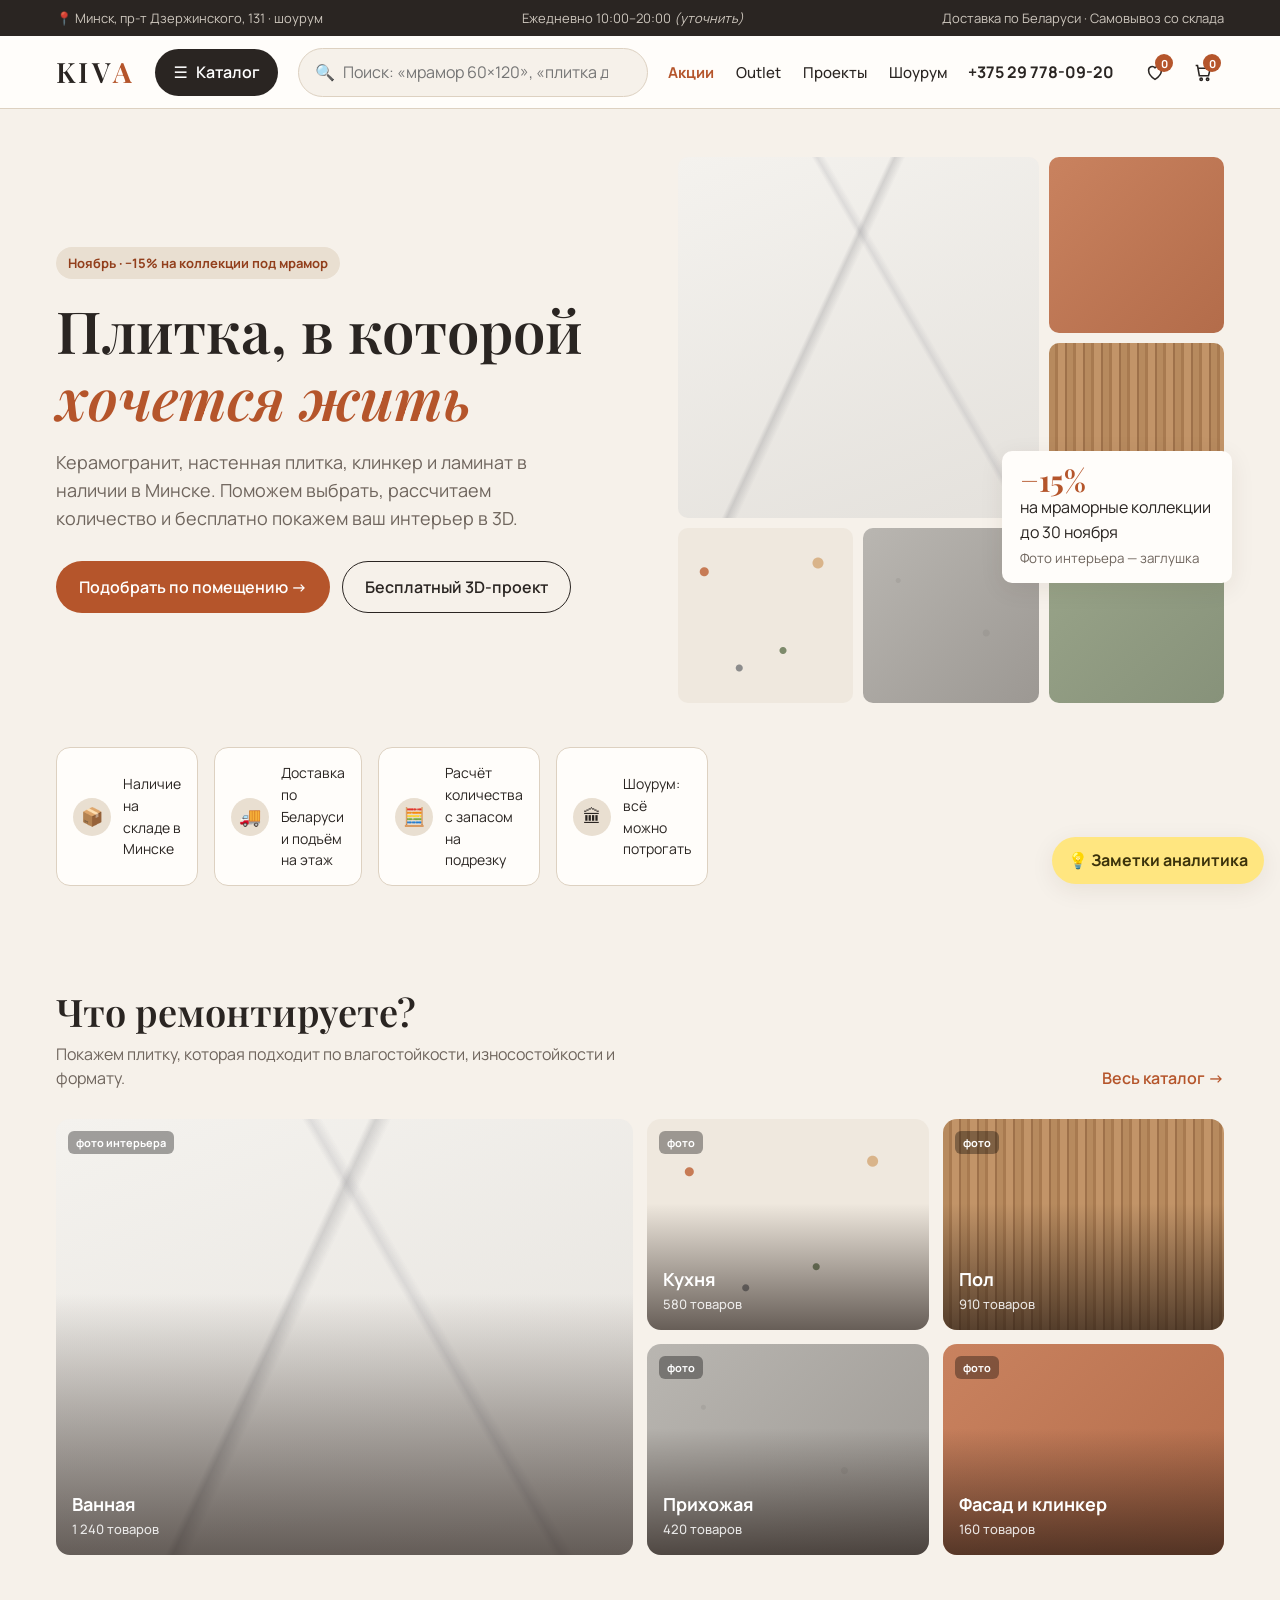
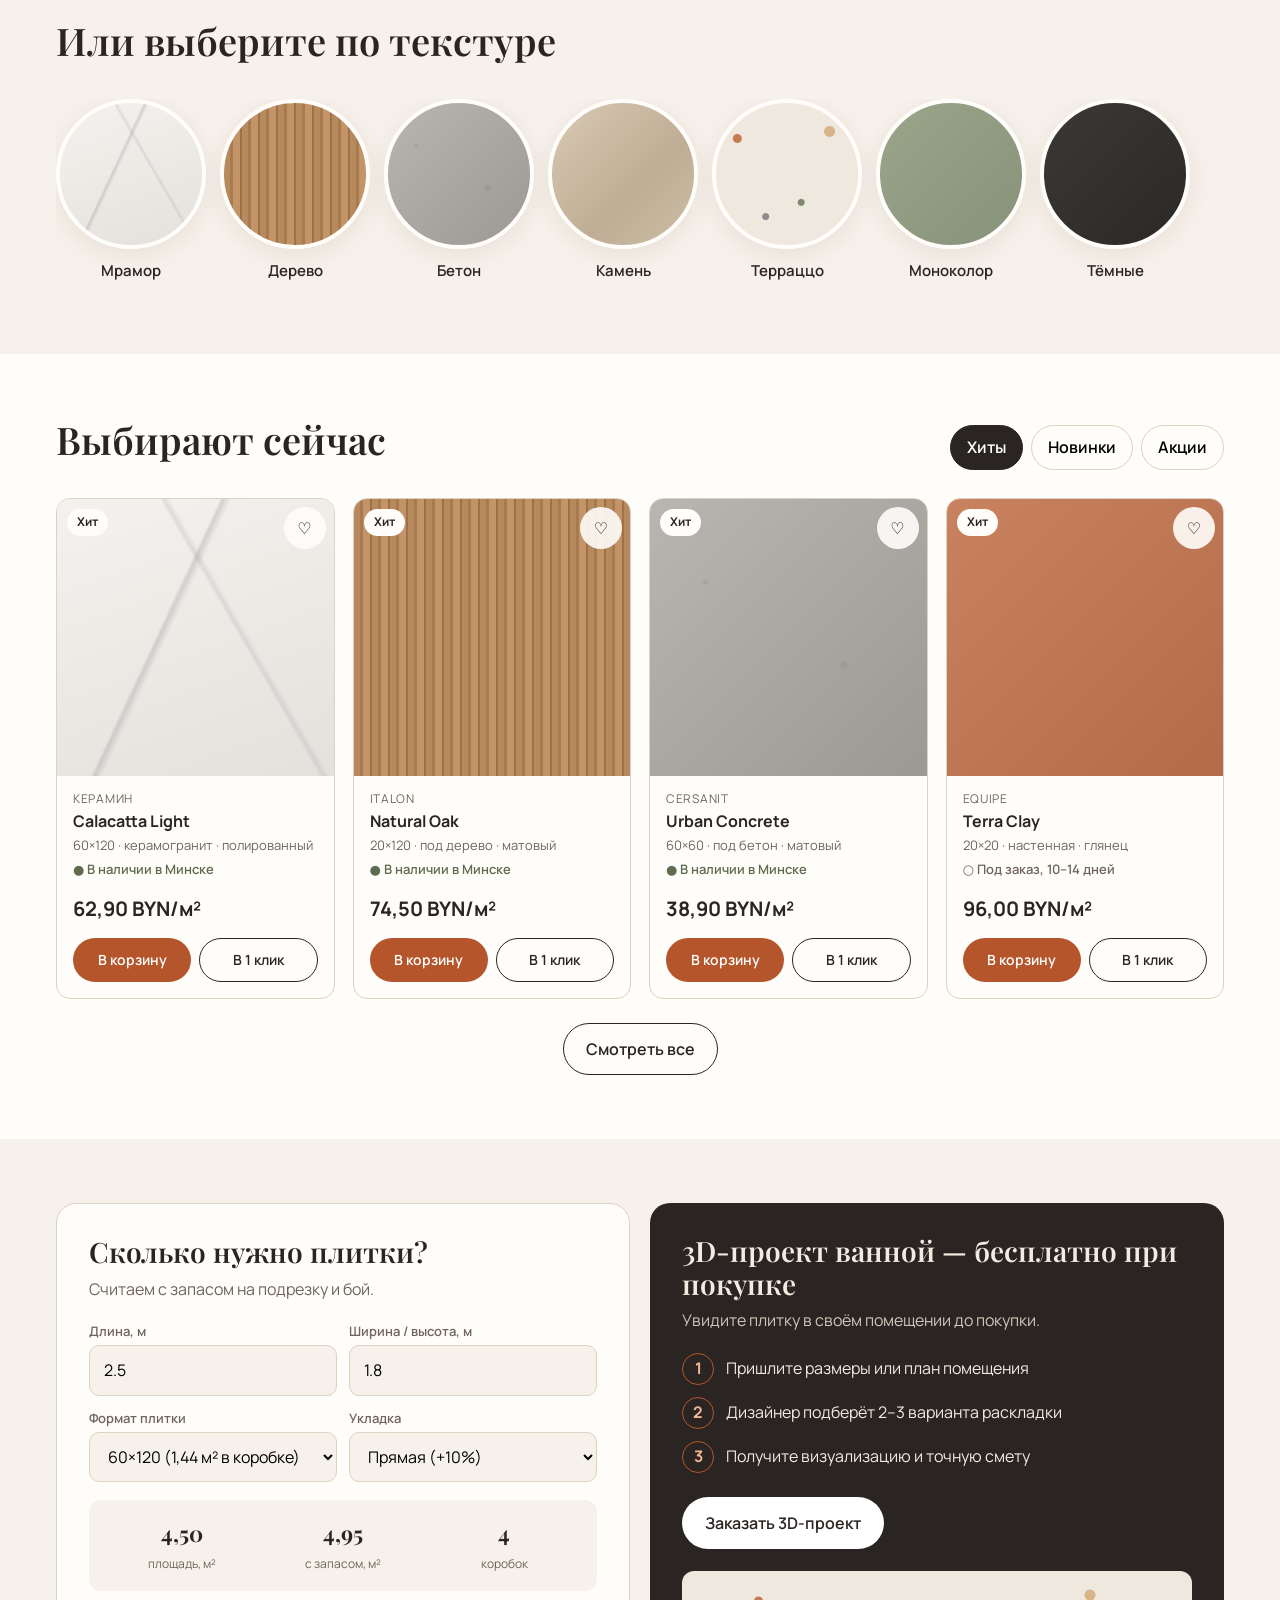
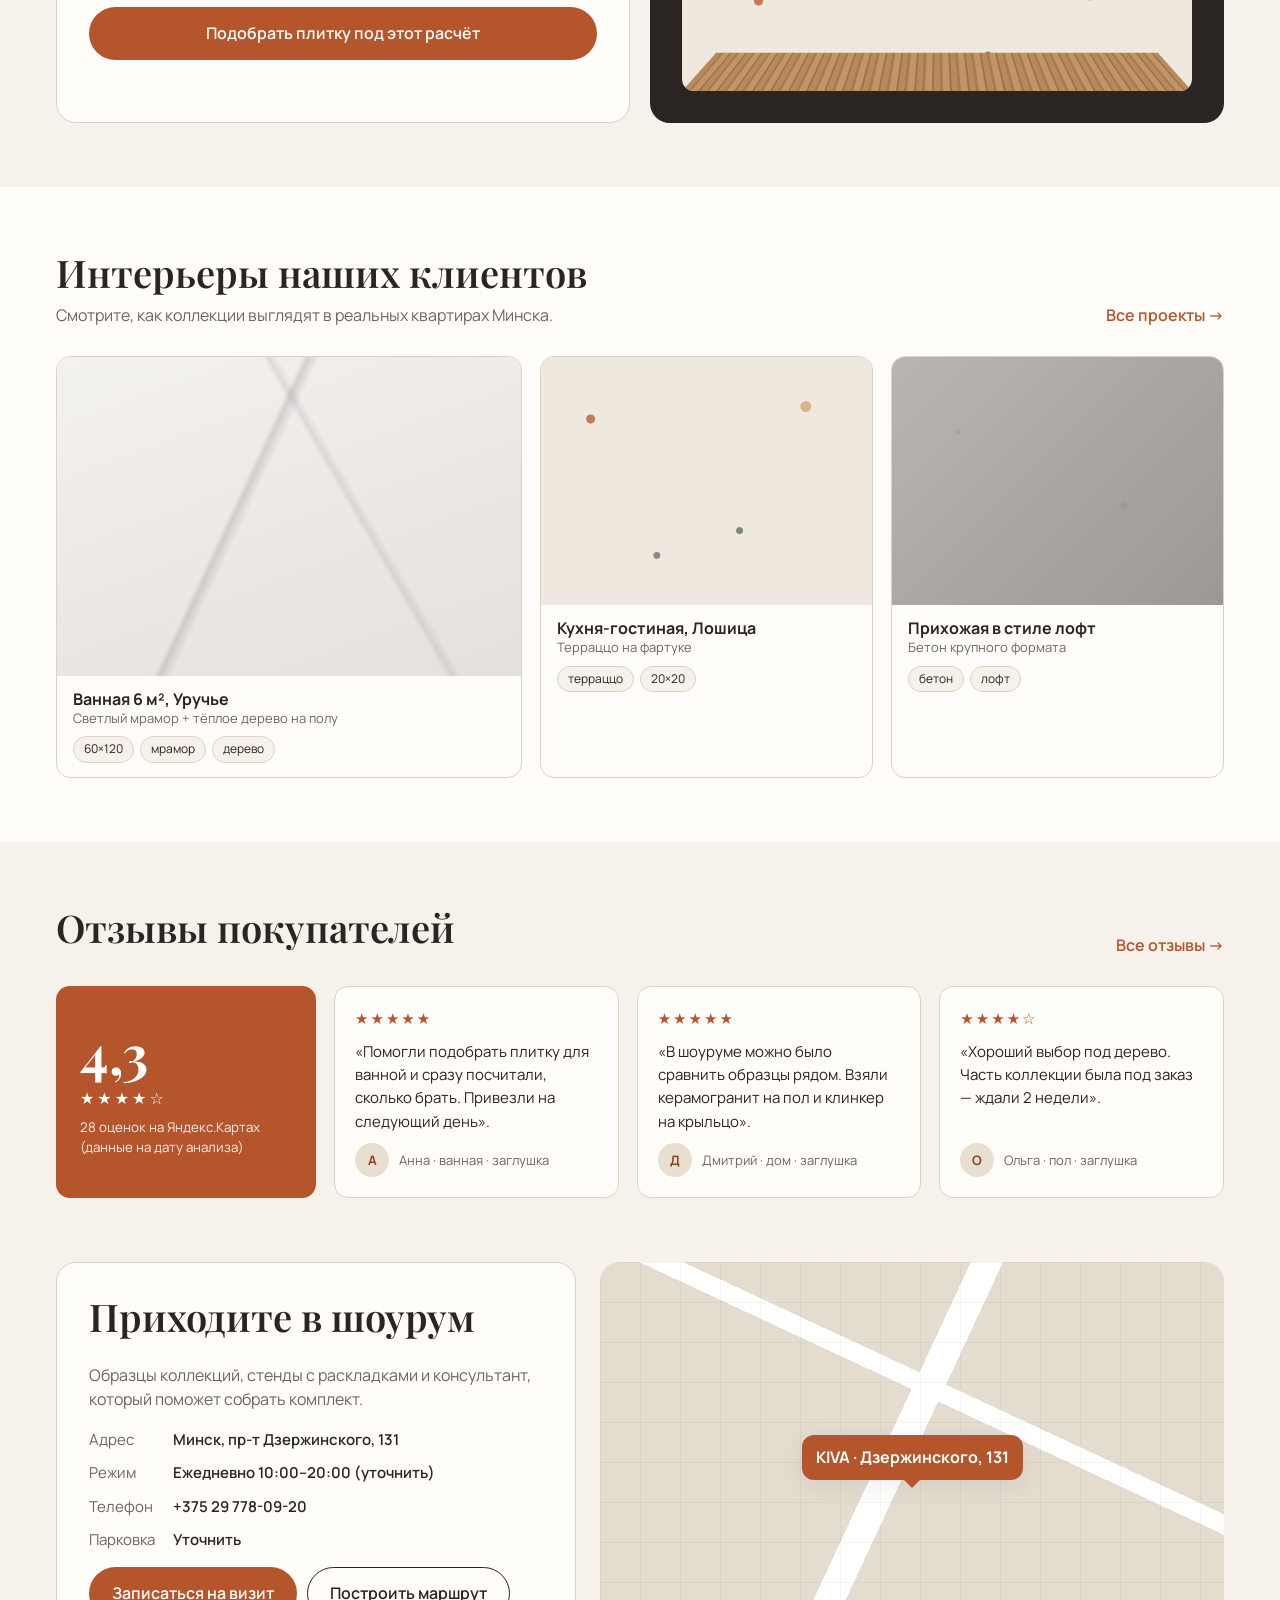
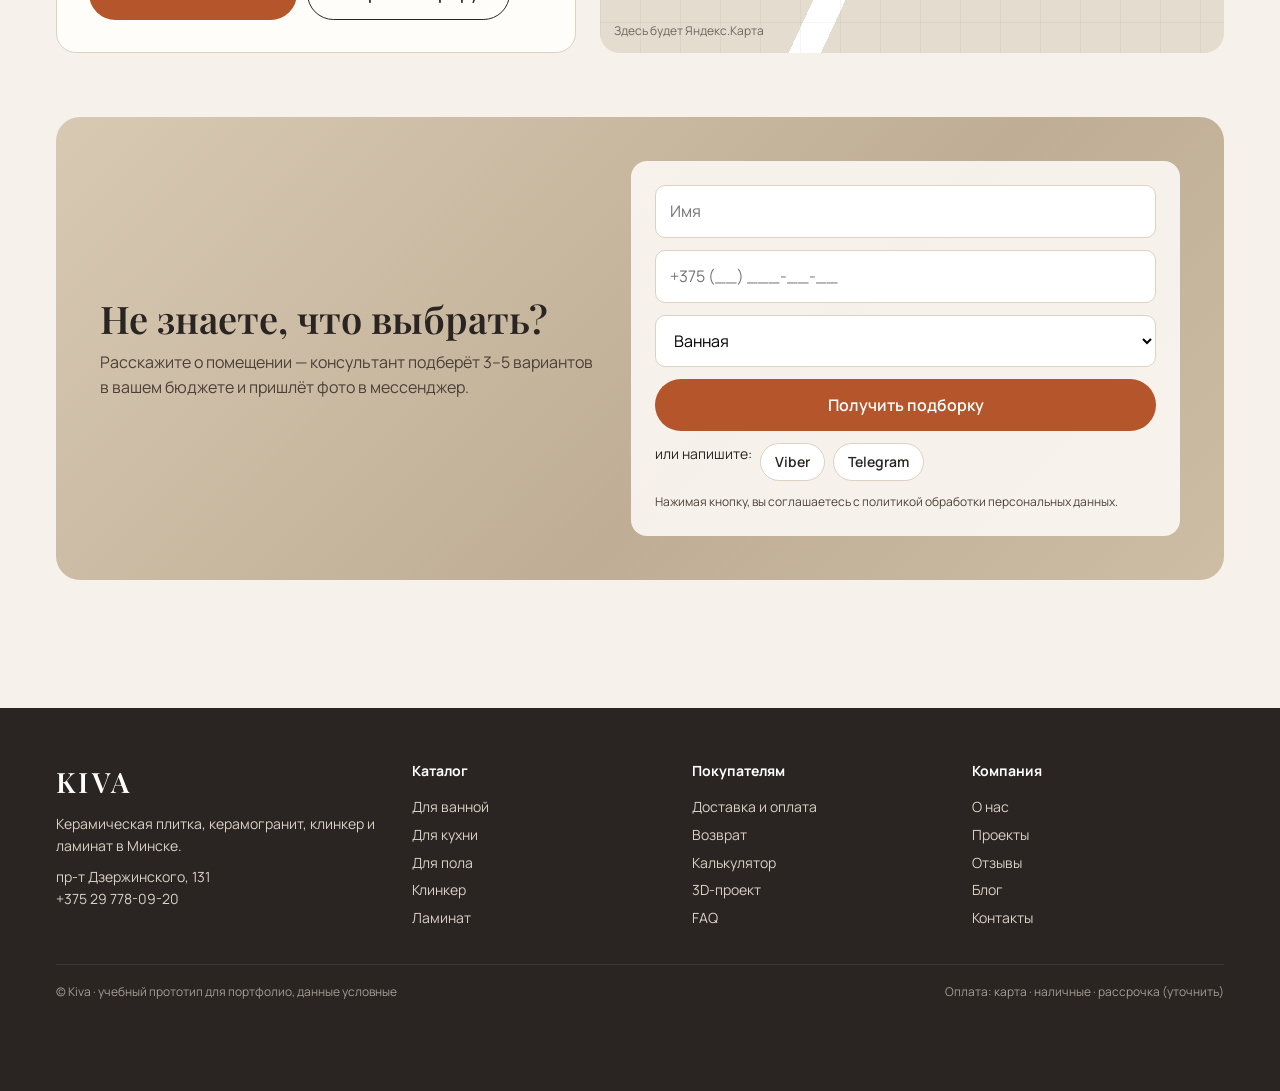
<file: prototype/index.html>
<!doctype html>
<html lang="ru">
<head>
<meta charset="utf-8">
<meta name="viewport" content="width=device-width, initial-scale=1">
<title>Kiva — главная (прототип)</title>
<link rel="preconnect" href="https://fonts.googleapis.com">
<link rel="preconnect" href="https://fonts.gstatic.com" crossorigin>
<link href="https://fonts.googleapis.com/css2?family=Manrope:wght@400;500;600;700&family=Playfair+Display:wght@500;600&display=swap&subset=cyrillic" rel="stylesheet">
<style>
:root{
  --bg:#F6F1EA; --surface:#FFFDFA; --sand:#E9DFD1; --line:#DDD1C1;
  --ink:#2A2522; --muted:#6F655D; --accent:#B5552B; --accent-dark:#923F1C;
  --olive:#5F6B4E; --radius:14px; --shadow:0 6px 24px rgba(60,40,20,.08);
  --serif:"Playfair Display",Georgia,serif; --sans:"Manrope",system-ui,sans-serif;
  /* текстуры-заглушки вместо фото */
  --t-marble:linear-gradient(115deg,transparent 40%,rgba(120,120,125,.25) 41%,transparent 43%),linear-gradient(60deg,transparent 60%,rgba(140,140,150,.2) 61%,transparent 62.5%),linear-gradient(160deg,#F4F2EE,#E4E1DC);
  --t-wood:repeating-linear-gradient(90deg,#B78A5E 0 6px,#A87A50 6px 9px,#C29468 9px 16px,#9E714A 16px 18px);
  --t-concrete:radial-gradient(circle at 20% 30%,rgba(0,0,0,.06) 0 2px,transparent 3px),radial-gradient(circle at 70% 60%,rgba(0,0,0,.05) 0 3px,transparent 4px),linear-gradient(135deg,#B9B6B1,#9C9893);
  --t-stone:linear-gradient(135deg,#D8C9B3,#BFAE95 60%,#CDBDA5);
  --t-terrazzo:radial-gradient(circle at 15% 25%,#C77B55 0 4px,transparent 5px),radial-gradient(circle at 60% 70%,#7D8A6B 0 3px,transparent 4px),radial-gradient(circle at 80% 20%,#D9B48A 0 5px,transparent 6px),radial-gradient(circle at 35% 80%,#8C8C8C 0 3px,transparent 4px),#EFE8DE;
  --t-mono-sage:linear-gradient(135deg,#9AA58A,#87927A);
  --t-mono-clay:linear-gradient(135deg,#C9825F,#B36C4A);
  --t-mono-ink:linear-gradient(135deg,#3B3936,#2B2927);
}
*{box-sizing:border-box;margin:0;padding:0}
html{scroll-behavior:smooth}
body{background:var(--bg);color:var(--ink);font:16px/1.55 var(--sans);overflow-x:hidden}
a{color:inherit;text-decoration:none}
button,input,select{font:inherit}
img{max-width:100%}
.wrap{max-width:1200px;margin:0 auto;padding:0 16px}
h1,h2,h3{font-family:var(--serif);font-weight:600;line-height:1.15}
h2{font-size:clamp(26px,3.2vw,38px);margin-bottom:8px}
.lead{color:var(--muted);max-width:620px}
section{padding:64px 0;position:relative}
.sec-head{display:flex;justify-content:space-between;align-items:end;gap:16px;margin-bottom:28px;flex-wrap:wrap}
.link{color:var(--accent);font-weight:600}
.link:hover{text-decoration:underline}

/* buttons */
.btn{display:inline-flex;align-items:center;justify-content:center;gap:8px;padding:13px 22px;border-radius:999px;border:1.5px solid transparent;font-weight:600;cursor:pointer;transition:.2s;white-space:nowrap}
.btn-primary{background:var(--accent);color:#fff}
.btn-primary:hover{background:var(--accent-dark)}
.btn-ghost{border-color:var(--ink);background:transparent;color:var(--ink)}
.btn-ghost:hover{background:var(--ink);color:#fff}
.btn-light{background:#fff;color:var(--ink)}

/* topbar + header */
.topbar{background:var(--ink);color:#E9E2D8;font-size:13px}
.topbar .wrap{display:flex;justify-content:space-between;gap:16px;padding-top:8px;padding-bottom:8px;flex-wrap:wrap}
.topbar span{opacity:.85}
header{background:var(--surface);border-bottom:1px solid var(--line);position:sticky;top:0;z-index:20}
.hdr{display:flex;align-items:center;gap:20px;height:72px}
.logo{font-family:var(--serif);font-size:28px;letter-spacing:.12em;font-weight:600}
.logo b{color:var(--accent)}
.catbtn{background:var(--ink);color:#fff;padding:11px 18px;border-radius:999px;border:0;font-weight:600;cursor:pointer;display:flex;gap:8px;align-items:center}
.search{flex:1;display:flex;background:var(--bg);border:1px solid var(--line);border-radius:999px;padding:0 16px;align-items:center;min-width:0}
.search input{border:0;background:transparent;padding:11px 8px;width:100%;outline:none}
.nav{display:flex;gap:22px;font-weight:500;font-size:15px}
.nav a:hover{color:var(--accent)}
.nav .hot{color:var(--accent);font-weight:700}
.icons{display:flex;gap:6px;align-items:center}
.ic{width:42px;height:42px;border-radius:50%;display:grid;place-items:center;position:relative;cursor:pointer;border:0;background:transparent}
.ic:hover{background:var(--bg)}
.ic svg{width:22px;height:22px;stroke:var(--ink);fill:none;stroke-width:1.7}
.badge{position:absolute;top:3px;right:3px;background:var(--accent);color:#fff;font-size:11px;font-weight:700;min-width:18px;height:18px;border-radius:9px;display:grid;place-items:center;padding:0 4px}
.phone{font-weight:700;white-space:nowrap}
.burger{display:none}

/* mega menu */
.mega{display:none;position:absolute;left:0;right:0;top:72px;background:var(--surface);border-bottom:1px solid var(--line);box-shadow:var(--shadow)}
.mega.open{display:block}
.mega .wrap{display:grid;grid-template-columns:repeat(4,1fr) 1.2fr;gap:24px;padding-top:28px;padding-bottom:28px}
.mega h4{font-size:13px;text-transform:uppercase;letter-spacing:.08em;color:var(--muted);margin-bottom:10px}
.mega li{list-style:none;padding:4px 0}
.mega li a:hover{color:var(--accent)}
.mega-promo{border-radius:var(--radius);padding:20px;background:var(--t-terrazzo);display:flex;flex-direction:column;justify-content:end;min-height:180px}
.mega-promo div{background:rgba(255,253,250,.92);padding:12px 14px;border-radius:10px}

/* hero */
.hero{padding:48px 0 40px}
.hero .wrap{display:grid;grid-template-columns:1.05fr 1fr;gap:48px;align-items:center}
.eyebrow{display:inline-block;background:var(--sand);color:var(--accent-dark);font-weight:700;font-size:13px;padding:6px 12px;border-radius:999px;margin-bottom:18px}
.hero h1{font-size:clamp(34px,5vw,58px);margin-bottom:18px}
.hero h1 em{color:var(--accent);font-style:italic}
.hero p{color:var(--muted);font-size:18px;margin-bottom:28px;max-width:520px}
.hero-ctas{display:flex;gap:12px;flex-wrap:wrap}
.hero-visual{display:grid;grid-template-columns:repeat(3,1fr);grid-template-rows:repeat(3,1fr);gap:10px;aspect-ratio:1/1;position:relative}
.hero-visual div{border-radius:10px}
.hv1{grid-column:1/3;grid-row:1/3;background:var(--t-marble)}
.hv2{background:var(--t-mono-clay)}
.hv3{background:var(--t-wood)}
.hv4{background:var(--t-terrazzo)}
.hv5{background:var(--t-concrete)}
.hv6{background:var(--t-mono-sage)}
.promo-tag{position:absolute;right:-8px;bottom:22%;background:var(--surface);box-shadow:var(--shadow);border-radius:var(--radius);padding:14px 18px;max-width:230px}
.promo-tag b{font-family:var(--serif);font-size:30px;color:var(--accent);display:block;line-height:1}
.promo-tag small{color:var(--muted)}
.trust{display:grid;grid-template-columns:repeat(4,1fr);gap:16px;margin-top:44px}
.trust div{display:flex;gap:12px;align-items:center;background:var(--surface);border:1px solid var(--line);border-radius:var(--radius);padding:14px 16px;font-size:14px}
.trust i{font-style:normal;width:38px;height:38px;flex:none;border-radius:50%;background:var(--sand);display:grid;place-items:center;font-size:18px}

/* rooms */
.rooms{display:grid;grid-template-columns:repeat(4,1fr);gap:14px}
.room{border-radius:var(--radius);aspect-ratio:4/3;position:relative;overflow:hidden;display:flex;align-items:end;padding:16px;color:#fff;transition:transform .25s}
.room:hover{transform:translateY(-4px)}
.room::after{content:"";position:absolute;inset:0;background:linear-gradient(transparent 40%,rgba(30,20,15,.65))}
.room span{position:relative;z-index:1;font-weight:700;font-size:18px}
.room small{display:block;font-weight:500;opacity:.85;font-size:13px}
.room.big{grid-column:span 2;grid-row:span 2;aspect-ratio:auto}
.room .ph{position:absolute;top:12px;left:12px;z-index:1;font-size:11px;background:rgba(0,0,0,.35);padding:3px 8px;border-radius:6px}

/* textures */
.textures{display:flex;gap:14px;overflow-x:auto;padding-bottom:8px;scrollbar-width:thin}
.tex{flex:0 0 150px;text-align:center;font-weight:600;font-size:15px}
.tex div{aspect-ratio:1;border-radius:50%;margin-bottom:10px;border:4px solid var(--surface);box-shadow:var(--shadow);transition:transform .25s}
.tex:hover div{transform:scale(1.05)}

/* products */
.tabs{display:flex;gap:8px;flex-wrap:wrap}
.tab{padding:9px 16px;border-radius:999px;border:1.5px solid var(--line);background:transparent;cursor:pointer;font-weight:600}
.tab.on{background:var(--ink);color:#fff;border-color:var(--ink)}
.products{display:grid;grid-template-columns:repeat(4,1fr);gap:18px}
.card{background:var(--surface);border:1px solid var(--line);border-radius:var(--radius);overflow:hidden;display:flex;flex-direction:column;transition:box-shadow .2s}
.card:hover{box-shadow:var(--shadow)}
.card .img{aspect-ratio:1;position:relative}
.card .lbl{position:absolute;top:10px;left:10px;font-size:12px;font-weight:700;padding:4px 10px;border-radius:999px;background:var(--surface)}
.lbl.sale{background:var(--accent);color:#fff}
.lbl.new{background:var(--olive);color:#fff}
.card .fav{position:absolute;top:8px;right:8px;background:rgba(255,253,250,.9)}
.card .body{padding:14px 16px 16px;display:flex;flex-direction:column;gap:4px;flex:1}
.card .brand{font-size:12px;color:var(--muted);text-transform:uppercase;letter-spacing:.06em}
.card h3{font-family:var(--sans);font-size:16px;font-weight:700}
.card .meta{font-size:13px;color:var(--muted)}
.stock{font-size:13px;color:var(--olive);font-weight:600}
.stock.order{color:var(--muted)}
.price{margin-top:auto;padding-top:10px;display:flex;align-items:baseline;gap:8px}
.price b{font-size:20px}
.price s{color:var(--muted);font-size:14px}
.card .actions{display:flex;gap:8px;margin-top:10px}
.card .actions .btn{padding:10px 14px;font-size:14px;flex:1}
.hidden{display:none!important}

/* calculator + 3d */
.split{display:grid;grid-template-columns:1fr 1fr;gap:20px}
.panel{border-radius:20px;padding:32px}
.calc{background:var(--surface);border:1px solid var(--line)}
.calc h3,.p3d h3{font-size:28px;margin-bottom:8px}
.calc .lead{margin-bottom:20px}
.fields{display:grid;grid-template-columns:1fr 1fr;gap:12px}
.field label{display:block;font-size:13px;color:var(--muted);margin-bottom:4px;font-weight:600}
.field input,.field select{width:100%;padding:12px 14px;border:1.5px solid var(--line);border-radius:10px;background:var(--bg)}
.field input:focus,.field select:focus{outline:2px solid var(--accent);border-color:transparent}
.result{margin-top:18px;background:var(--bg);border-radius:12px;padding:16px;display:grid;grid-template-columns:repeat(3,1fr);gap:8px;text-align:center}
.result b{display:block;font-size:22px;font-family:var(--serif)}
.result small{color:var(--muted);font-size:12px}
.calc .btn{margin-top:16px;width:100%}
.p3d{background:var(--ink);color:#F1EBE2;display:flex;flex-direction:column;position:relative;overflow:hidden}
.p3d .lead{color:#CFC6BA;margin-bottom:20px}
.p3d ol{list-style:none;counter-reset:s;display:grid;gap:12px;margin-bottom:24px}
.p3d li{counter-increment:s;display:flex;gap:12px;align-items:center}
.p3d li::before{content:counter(s);width:30px;height:30px;flex:none;border-radius:50%;border:1.5px solid var(--accent);display:grid;place-items:center;font-weight:700;color:#F3B694}
.p3d .room-3d{margin-top:auto;height:120px;border-radius:12px;position:relative;overflow:hidden;background:var(--t-terrazzo)}
.p3d .room-3d::before{content:"";position:absolute;left:0;right:0;bottom:0;height:45%;background:var(--t-wood);transform:perspective(200px) rotateX(35deg);transform-origin:bottom}
.p3d .btn{margin-bottom:22px;align-self:flex-start}

/* projects */
.projects{display:grid;grid-template-columns:1.4fr 1fr 1fr;gap:18px}
.proj{border-radius:var(--radius);overflow:hidden;background:var(--surface);border:1px solid var(--line)}
.proj .img{aspect-ratio:4/3}
.proj:first-child .img{aspect-ratio:16/11}
.proj .body{padding:14px 16px}
.proj h3{font-family:var(--sans);font-size:16px;font-weight:700}
.proj p{font-size:13px;color:var(--muted)}
.chips{display:flex;gap:6px;flex-wrap:wrap;margin-top:8px}
.chips span{font-size:12px;background:var(--bg);border:1px solid var(--line);border-radius:999px;padding:3px 10px}

/* reviews */
.reviews{display:grid;grid-template-columns:260px 1fr 1fr 1fr;gap:18px}
.score{background:var(--accent);color:#fff;border-radius:var(--radius);padding:24px;display:flex;flex-direction:column;justify-content:center}
.score b{font-family:var(--serif);font-size:54px;line-height:1}
.score .stars{letter-spacing:3px;margin:6px 0}
.score small{opacity:.9}
.rev{background:var(--surface);border:1px solid var(--line);border-radius:var(--radius);padding:20px;font-size:15px;display:flex;flex-direction:column;gap:10px}
.rev .stars{color:var(--accent);letter-spacing:2px}
.rev footer{margin-top:auto;font-size:13px;color:var(--muted);display:flex;gap:10px;align-items:center}
.rev .ava{width:34px;height:34px;border-radius:50%;background:var(--sand);display:grid;place-items:center;font-weight:700;color:var(--accent-dark)}

/* showroom */
.showroom{display:grid;grid-template-columns:1fr 1.2fr;gap:24px;align-items:stretch}
.sr-info{background:var(--surface);border:1px solid var(--line);border-radius:20px;padding:32px;display:flex;flex-direction:column;gap:16px}
.sr-info dl{display:grid;grid-template-columns:auto 1fr;gap:10px 18px;font-size:15px}
.sr-info dt{color:var(--muted)}
.sr-info dd{font-weight:600}
.sr-btns{display:flex;gap:10px;flex-wrap:wrap;margin-top:auto}
.map{border-radius:20px;min-height:340px;background:
  linear-gradient(90deg,rgba(0,0,0,.04) 1px,transparent 1px) 0 0/40px 40px,
  linear-gradient(rgba(0,0,0,.04) 1px,transparent 1px) 0 0/40px 40px,
  linear-gradient(115deg,transparent 46%,#fff 46%,#fff 50%,transparent 50%),
  linear-gradient(25deg,transparent 60%,#fff 60%,#fff 63%,transparent 63%),#E3DCCF;
  position:relative;display:grid;place-items:center}
.pin{background:var(--accent);color:#fff;padding:10px 14px;border-radius:12px;font-weight:700;box-shadow:var(--shadow);position:relative}
.pin::after{content:"";position:absolute;left:50%;bottom:-8px;margin-left:-8px;border:8px solid transparent;border-bottom:0;border-top-color:var(--accent)}
.map small{position:absolute;bottom:12px;left:14px;color:var(--muted);font-size:12px}

/* lead form */
.lead-form{background:var(--t-stone);border-radius:24px;padding:44px;display:grid;grid-template-columns:1fr 1.1fr;gap:32px;align-items:center}
.lead-form h2{margin-bottom:10px}
.lead-form p{color:#4A4038}
.lead-form form{display:grid;gap:12px;background:rgba(255,253,250,.85);padding:24px;border-radius:16px}
.lead-form input,.lead-form select{width:100%;padding:13px 14px;border:1.5px solid var(--line);border-radius:10px;background:#fff}
.messengers{display:flex;gap:8px;flex-wrap:wrap;font-size:14px}
.messengers a{border:1.5px solid var(--line);border-radius:999px;padding:7px 14px;background:#fff;font-weight:600}
.consent{font-size:12px;color:var(--muted)}
.form-ok{display:none;font-weight:700;color:var(--olive)}

/* footer */
footer.site{background:var(--ink);color:#D9D1C5;padding:52px 0 90px;margin-top:64px;font-size:14px}
.fgrid{display:grid;grid-template-columns:1.3fr repeat(3,1fr);gap:28px}
footer.site h4{color:#fff;font-size:14px;margin-bottom:12px;font-family:var(--sans)}
footer.site li{list-style:none;padding:3px 0}
footer.site a:hover{color:#fff}
footer.site .logo{color:#fff;margin-bottom:10px}
.fbottom{border-top:1px solid rgba(255,255,255,.12);margin-top:32px;padding-top:18px;display:flex;justify-content:space-between;gap:12px;flex-wrap:wrap;opacity:.7;font-size:12px}

/* mobile sticky bar */
.mbar{display:none;position:fixed;left:0;right:0;bottom:0;background:var(--surface);border-top:1px solid var(--line);z-index:30;padding:8px 12px;gap:8px}
.mbar a{flex:1;text-align:center;font-size:12px;font-weight:600;padding:6px 0;border-radius:10px}
.mbar a.call{background:var(--accent);color:#fff}

/* analyst notes */
.note{display:none;position:absolute;top:12px;right:16px;z-index:15;max-width:320px;background:#FFF6C9;color:#4A3F12;border:1px solid #E6D37A;border-radius:10px;padding:10px 12px;font-size:12.5px;line-height:1.45;box-shadow:var(--shadow)}
.note b{display:block;margin-bottom:2px}
body.notes .note{display:block}
.notes-toggle{position:fixed;right:16px;bottom:16px;z-index:40;background:#FFE680;color:#3B320B;border:0;border-radius:999px;padding:11px 16px;font-weight:700;cursor:pointer;box-shadow:var(--shadow)}

/* responsive */
@media (max-width:1080px){
  .nav{display:none}
  .products{grid-template-columns:repeat(3,1fr)}
  .reviews{grid-template-columns:1fr 1fr}
  .mega .wrap{grid-template-columns:repeat(2,1fr)}
}
@media (max-width:820px){
  .hero .wrap,.split,.showroom,.lead-form{grid-template-columns:1fr}
  .hero-visual{max-width:440px;width:100%;margin:0 auto}
  .promo-tag{right:0}
  .trust{grid-template-columns:1fr 1fr}
  .rooms{grid-template-columns:1fr 1fr}
  .room.big{grid-column:span 2;grid-row:auto;aspect-ratio:16/9}
  .products{grid-template-columns:1fr 1fr}
  .projects{grid-template-columns:1fr}
  .fgrid{grid-template-columns:1fr 1fr}
  .search,.phone,.catbtn span{display:none}
  .burger{display:grid}
  .hdr{gap:10px}
  .hdr .logo{margin-right:auto}
  .mbar{display:flex}
  .notes-toggle{bottom:70px}
  .note{position:static;margin:0 0 16px;max-width:none}
  section{padding:44px 0}
  .lead-form{padding:24px}
  .panel{padding:24px}
}
@media (max-width:520px){
  .reviews{grid-template-columns:1fr}
  .fields{grid-template-columns:1fr}
  .topbar .hide-sm{display:none}
  .card .actions{flex-direction:column}
  .products{gap:10px}
  .card .body{padding:12px}
}
</style>
</head>
<body>

<div class="topbar">
  <div class="wrap">
    <span>📍 Минск, пр-т Дзержинского, 131 · шоурум</span>
    <span class="hide-sm">Ежедневно 10:00–20:00 <em>(уточнить)</em></span>
    <span class="hide-sm">Доставка по Беларуси · Самовывоз со склада</span>
  </div>
</div>

<header>
  <div class="wrap hdr">
    <a href="#" class="logo">KIV<b>A</b></a>
    <button class="catbtn" id="catBtn" aria-expanded="false">☰ <span>Каталог</span></button>
    <label class="search"><span>🔍</span><input type="search" placeholder="Поиск: «мрамор 60×120», «плитка для ванной», артикул"></label>
    <nav class="nav">
      <a href="#" class="hot">Акции</a>
      <a href="#">Outlet</a>
      <a href="#projects">Проекты</a>
      <a href="#showroom">Шоурум</a>
    </nav>
    <a class="phone" href="tel:+375297780920">+375 29 778-09-20</a>
    <div class="icons">
      <button class="ic" aria-label="Избранное"><svg viewBox="0 0 24 24"><path d="M12 20s-7-4.4-7-10a4 4 0 0 1 7-2.6A4 4 0 0 1 19 10c0 5.6-7 10-7 10z"/></svg><span class="badge" id="favCount">0</span></button>
      <button class="ic" aria-label="Корзина"><svg viewBox="0 0 24 24"><path d="M4 5h2l2 11h10l2-8H7"/><circle cx="10" cy="20" r="1.3"/><circle cx="17" cy="20" r="1.3"/></svg><span class="badge" id="cartCount">0</span></button>
      <button class="ic burger" aria-label="Меню" id="burger"><svg viewBox="0 0 24 24"><path d="M4 7h16M4 12h16M4 17h16"/></svg></button>
    </div>
  </div>
  <div class="mega" id="mega">
    <div class="wrap">
      <div><h4>Помещение</h4><ul><li><a href="#">Ванная</a></li><li><a href="#">Кухня / фартук</a></li><li><a href="#">Пол</a></li><li><a href="#">Прихожая</a></li><li><a href="#">Фасад</a></li><li><a href="#">Терраса</a></li></ul></div>
      <div><h4>Стиль и текстура</h4><ul><li><a href="#">Под мрамор</a></li><li><a href="#">Под дерево</a></li><li><a href="#">Под бетон</a></li><li><a href="#">Терраццо</a></li><li><a href="#">Сканди</a></li><li><a href="#">Лофт</a></li></ul></div>
      <div><h4>Формат</h4><ul><li><a href="#">Мелкий (до 30×30)</a></li><li><a href="#">60×60</a></li><li><a href="#">60×120</a></li><li><a href="#">Крупный формат</a></li><li><a href="#">Мозаика</a></li></ul></div>
      <div><h4>Ещё</h4><ul><li><a href="#">Клинкер</a></li><li><a href="#">Ламинат</a></li><li><a href="#">Клей, затирка, профили</a></li><li><a href="#">Все бренды</a></li></ul></div>
      <a href="#" class="mega-promo"><div><b>Outlet −40%</b><br><small>Остатки партий — забрать сегодня</small></div></a>
    </div>
  </div>
</header>

<main>

<!-- HERO -->
<section class="hero">
  <div class="note"><b>1. Hero</b>Одно сообщение и два CTA: путь к товару («по помещению») и путь к заявке (3D-проект). Промо — карточкой, а не слайдером: слайдеры редко досматривают.</div>
  <div class="wrap">
    <div>
      <span class="eyebrow">Ноябрь · −15% на коллекции под мрамор</span>
      <h1>Плитка, в которой <em>хочется жить</em></h1>
      <p>Керамогранит, настенная плитка, клинкер и ламинат в наличии в Минске. Поможем выбрать, рассчитаем количество и бесплатно покажем ваш интерьер в 3D.</p>
      <div class="hero-ctas">
        <a href="#rooms" class="btn btn-primary">Подобрать по помещению →</a>
        <a href="#p3d" class="btn btn-ghost">Бесплатный 3D-проект</a>
      </div>
    </div>
    <div class="hero-visual" aria-hidden="true">
      <div class="hv1"></div><div class="hv2"></div><div class="hv3"></div>
      <div class="hv4"></div><div class="hv5"></div><div class="hv6"></div>
      <div class="promo-tag"><b>−15%</b>на мраморные коллекции до 30 ноября<br><small>Фото интерьера — заглушка</small></div>
    </div>
  </div>
  <div class="wrap">
    <div class="trust">
      <div><i>📦</i>Наличие на складе в Минске</div>
      <div><i>🚚</i>Доставка по Беларуси и подъём на этаж</div>
      <div><i>🧮</i>Расчёт количества с запасом на подрезку</div>
      <div><i>🏛</i>Шоурум: всё можно потрогать</div>
    </div>
  </div>
</section>

<!-- ROOMS -->
<section id="rooms">
  <div class="note"><b>2. Вход по помещению</b>Главный сценарий: человек делает ремонт ванной, а не ищет «керамогранит 60×120». Ванная — крупная плитка: самый частый запрос.</div>
  <div class="wrap">
    <div class="sec-head">
      <div><h2>Что ремонтируете?</h2><p class="lead">Покажем плитку, которая подходит по влагостойкости, износостойкости и формату.</p></div>
      <a href="#" class="link">Весь каталог →</a>
    </div>
    <div class="rooms">
      <a href="#" class="room big" style="background:var(--t-marble)"><span class="ph">фото интерьера</span><span>Ванная<small>1 240 товаров</small></span></a>
      <a href="#" class="room" style="background:var(--t-terrazzo)"><span class="ph">фото</span><span>Кухня<small>580 товаров</small></span></a>
      <a href="#" class="room" style="background:var(--t-wood)"><span class="ph">фото</span><span>Пол<small>910 товаров</small></span></a>
      <a href="#" class="room" style="background:var(--t-concrete)"><span class="ph">фото</span><span>Прихожая<small>420 товаров</small></span></a>
      <a href="#" class="room" style="background:var(--t-mono-clay)"><span class="ph">фото</span><span>Фасад и клинкер<small>160 товаров</small></span></a>
    </div>
  </div>
</section>

<!-- TEXTURES -->
<section style="padding-top:0">
  <div class="note"><b>3. Вход по текстуре</b>Второй по частоте сценарий: «хочу под дерево». Круглые свотчи визуально отличаются от карточек помещений.</div>
  <div class="wrap">
    <div class="sec-head"><div><h2>Или выберите по текстуре</h2></div></div>
    <div class="textures">
      <a href="#" class="tex"><div style="background:var(--t-marble)"></div>Мрамор</a>
      <a href="#" class="tex"><div style="background:var(--t-wood)"></div>Дерево</a>
      <a href="#" class="tex"><div style="background:var(--t-concrete)"></div>Бетон</a>
      <a href="#" class="tex"><div style="background:var(--t-stone)"></div>Камень</a>
      <a href="#" class="tex"><div style="background:var(--t-terrazzo)"></div>Терраццо</a>
      <a href="#" class="tex"><div style="background:var(--t-mono-sage)"></div>Моноколор</a>
      <a href="#" class="tex"><div style="background:var(--t-mono-ink)"></div>Тёмные</a>
    </div>
  </div>
</section>

<!-- PRODUCTS -->
<section style="background:var(--surface)">
  <div class="note"><b>4. Товары с ценой</b>Цена за м², наличие и «в корзину» прямо на главной — разрыв конкурентов (tileberry, dtls цены не показывают). Вкладки вместо трёх отдельных блоков.</div>
  <div class="wrap">
    <div class="sec-head">
      <h2>Выбирают сейчас</h2>
      <div class="tabs" id="tabs">
        <button class="tab on" data-f="hit">Хиты</button>
        <button class="tab" data-f="new">Новинки</button>
        <button class="tab" data-f="sale">Акции</button>
      </div>
    </div>
    <div class="products" id="products"></div>
    <p style="text-align:center;margin-top:24px"><a href="#" class="btn btn-ghost">Смотреть все</a></p>
  </div>
</section>

<!-- CALC + 3D -->
<section id="calc">
  <div class="note"><b>5. Сервисы</b>Калькулятор снимает главный страх («сколько брать?») и ведёт в корзину. 3D-проект — лид-магнит для крупного чека.</div>
  <div class="wrap split">
    <div class="panel calc">
      <h3>Сколько нужно плитки?</h3>
      <p class="lead">Считаем с запасом на подрезку и бой.</p>
      <div class="fields">
        <div class="field"><label for="cw">Длина, м</label><input id="cw" type="number" min="0" step="0.1" value="2.5"></div>
        <div class="field"><label for="ch">Ширина / высота, м</label><input id="ch" type="number" min="0" step="0.1" value="1.8"></div>
        <div class="field"><label for="cf">Формат плитки</label>
          <select id="cf"><option value="1.44">60×60 (1,44 м² в коробке)</option><option value="1.44" selected>60×120 (1,44 м² в коробке)</option><option value="1.08">30×60 (1,08 м² в коробке)</option><option value="0.5">Мозаика (0,5 м² в коробке)</option></select></div>
        <div class="field"><label for="cl">Укладка</label>
          <select id="cl"><option value="0.1">Прямая (+10%)</option><option value="0.15">Диагональ (+15%)</option><option value="0.12">Ёлочка (+12%)</option></select></div>
      </div>
      <div class="result">
        <div><b id="rArea">0</b><small>площадь, м²</small></div>
        <div><b id="rNeed">0</b><small>с запасом, м²</small></div>
        <div><b id="rBox">0</b><small>коробок</small></div>
      </div>
      <a href="#" class="btn btn-primary">Подобрать плитку под этот расчёт</a>
    </div>
    <div class="panel p3d" id="p3d">
      <h3>3D-проект ванной — бесплатно при покупке</h3>
      <p class="lead">Увидите плитку в своём помещении до покупки.</p>
      <ol>
        <li>Пришлите размеры или план помещения</li>
        <li>Дизайнер подберёт 2–3 варианта раскладки</li>
        <li>Получите визуализацию и точную смету</li>
      </ol>
      <a href="#lead" class="btn btn-light">Заказать 3D-проект</a>
      <div class="room-3d" aria-hidden="true"></div>
    </div>
  </div>
</section>

<!-- PROJECTS -->
<section id="projects" style="background:var(--surface)">
  <div class="note"><b>6. Проекты</b>Плитка «в жизни» и доверие. Каждый проект ведёт в использованные коллекции — дополнительный вход в каталог.</div>
  <div class="wrap">
    <div class="sec-head"><div><h2>Интерьеры наших клиентов</h2><p class="lead">Смотрите, как коллекции выглядят в реальных квартирах Минска.</p></div><a href="#" class="link">Все проекты →</a></div>
    <div class="projects">
      <a href="#" class="proj"><div class="img" style="background:var(--t-marble)"></div><div class="body"><h3>Ванная 6 м², Уручье</h3><p>Светлый мрамор + тёплое дерево на полу</p><div class="chips"><span>60×120</span><span>мрамор</span><span>дерево</span></div></div></a>
      <a href="#" class="proj"><div class="img" style="background:var(--t-terrazzo)"></div><div class="body"><h3>Кухня-гостиная, Лошица</h3><p>Терраццо на фартуке</p><div class="chips"><span>терраццо</span><span>20×20</span></div></div></a>
      <a href="#" class="proj"><div class="img" style="background:var(--t-concrete)"></div><div class="body"><h3>Прихожая в стиле лофт</h3><p>Бетон крупного формата</p><div class="chips"><span>бетон</span><span>лофт</span></div></div></a>
    </div>
  </div>
</section>

<!-- REVIEWS -->
<section>
  <div class="note"><b>7. Отзывы</b>Сводный рейтинг с внешней площадки (Яндекс.Карты) — вызывает больше доверия, чем отзывы только на сайте. Тексты — заглушки.</div>
  <div class="wrap">
    <div class="sec-head"><h2>Отзывы покупателей</h2><a href="#" class="link">Все отзывы →</a></div>
    <div class="reviews">
      <div class="score"><b>4,3</b><div class="stars">★★★★☆</div><small>28 оценок на Яндекс.Картах<br>(данные на дату анализа)</small></div>
      <div class="rev"><div class="stars">★★★★★</div><p>«Помогли подобрать плитку для ванной и сразу посчитали, сколько брать. Привезли на следующий день».</p><footer><span class="ava">А</span>Анна · ванная · заглушка</footer></div>
      <div class="rev"><div class="stars">★★★★★</div><p>«В шоуруме можно было сравнить образцы рядом. Взяли керамогранит на пол и клинкер на крыльцо».</p><footer><span class="ava">Д</span>Дмитрий · дом · заглушка</footer></div>
      <div class="rev"><div class="stars">★★★★☆</div><p>«Хороший выбор под дерево. Часть коллекции была под заказ — ждали 2 недели».</p><footer><span class="ava">О</span>Ольга · пол · заглушка</footer></div>
    </div>
  </div>
</section>

<!-- SHOWROOM -->
<section id="showroom" style="padding-top:0">
  <div class="note"><b>8. Шоурум</b>Плитку часто хотят увидеть вживую: офлайн-визит — тоже конверсия. Запись на визит = ещё один лид.</div>
  <div class="wrap showroom">
    <div class="sr-info">
      <h2>Приходите в шоурум</h2>
      <p class="lead">Образцы коллекций, стенды с раскладками и консультант, который поможет собрать комплект.</p>
      <dl>
        <dt>Адрес</dt><dd>Минск, пр-т Дзержинского, 131</dd>
        <dt>Режим</dt><dd>Ежедневно 10:00–20:00 (уточнить)</dd>
        <dt>Телефон</dt><dd><a href="tel:+375297780920">+375 29 778-09-20</a></dd>
        <dt>Парковка</dt><dd>Уточнить</dd>
      </dl>
      <div class="sr-btns">
        <a href="#lead" class="btn btn-primary">Записаться на визит</a>
        <a href="#" class="btn btn-ghost">Построить маршрут</a>
      </div>
    </div>
    <div class="map"><div class="pin">KIVA · Дзержинского, 131</div><small>Здесь будет Яндекс.Карта</small></div>
  </div>
</section>

<!-- LEAD FORM -->
<section id="lead" style="padding-top:0">
  <div class="note"><b>9. Форма консультации</b>Минимум полей: имя и телефон. Альтернатива — мессенджеры, в Беларуси Viber и Telegram популярнее звонка.</div>
  <div class="wrap">
    <div class="lead-form">
      <div>
        <h2>Не знаете, что выбрать?</h2>
        <p>Расскажите о помещении — консультант подберёт 3–5 вариантов в вашем бюджете и пришлёт фото в мессенджер.</p>
      </div>
      <form id="leadForm">
        <input required placeholder="Имя">
        <input required type="tel" placeholder="+375 (__) ___-__-__">
        <select><option>Ванная</option><option>Кухня</option><option>Пол</option><option>Фасад / терраса</option><option>Другое</option></select>
        <button class="btn btn-primary" type="submit">Получить подборку</button>
        <div class="form-ok" id="formOk">✓ Заявка отправлена (прототип)</div>
        <div class="messengers">или напишите: <a href="#">Viber</a><a href="#">Telegram</a></div>
        <p class="consent">Нажимая кнопку, вы соглашаетесь с политикой обработки персональных данных.</p>
      </form>
    </div>
  </div>
</section>

</main>

<footer class="site">
  <div class="wrap">
    <div class="fgrid">
      <div><div class="logo">KIVA</div><p>Керамическая плитка, керамогранит, клинкер и ламинат в Минске.</p><p style="margin-top:10px">пр-т Дзержинского, 131<br><a href="tel:+375297780920">+375 29 778-09-20</a></p></div>
      <div><h4>Каталог</h4><ul><li><a href="#">Для ванной</a></li><li><a href="#">Для кухни</a></li><li><a href="#">Для пола</a></li><li><a href="#">Клинкер</a></li><li><a href="#">Ламинат</a></li></ul></div>
      <div><h4>Покупателям</h4><ul><li><a href="#">Доставка и оплата</a></li><li><a href="#">Возврат</a></li><li><a href="#">Калькулятор</a></li><li><a href="#">3D-проект</a></li><li><a href="#">FAQ</a></li></ul></div>
      <div><h4>Компания</h4><ul><li><a href="#">О нас</a></li><li><a href="#">Проекты</a></li><li><a href="#">Отзывы</a></li><li><a href="#">Блог</a></li><li><a href="#">Контакты</a></li></ul></div>
    </div>
    <div class="fbottom"><span>© Kiva · учебный прототип для портфолио, данные условные</span><span>Оплата: карта · наличные · рассрочка (уточнить)</span></div>
  </div>
</footer>

<nav class="mbar">
  <a href="#rooms">☰<br>Каталог</a>
  <a href="#calc">🧮<br>Расчёт</a>
  <a href="tel:+375297780920" class="call">📞<br>Позвонить</a>
  <a href="#">🛒<br>Корзина</a>
</nav>

<button class="notes-toggle" id="notesToggle">💡 Заметки аналитика</button>

<script>
const products=[
  {f:"hit",brand:"Керамин",name:"Calacatta Light",meta:"60×120 · керамогранит · полированный",tex:"--t-marble",price:62.9,stock:true},
  {f:"hit",brand:"Italon",name:"Natural Oak",meta:"20×120 · под дерево · матовый",tex:"--t-wood",price:74.5,stock:true},
  {f:"hit",brand:"Cersanit",name:"Urban Concrete",meta:"60×60 · под бетон · матовый",tex:"--t-concrete",price:38.9,stock:true},
  {f:"hit",brand:"Equipe",name:"Terra Clay",meta:"20×20 · настенная · глянец",tex:"--t-mono-clay",price:96.0,stock:false},
  {f:"new",brand:"Atlas Concorde",name:"Terrazzo Soft",meta:"60×60 · терраццо · матовый",tex:"--t-terrazzo",price:88.0,stock:false},
  {f:"new",brand:"Керамин",name:"Sage Mono",meta:"30×60 · настенная · сатин",tex:"--t-mono-sage",price:34.5,stock:true},
  {f:"new",brand:"Stroeher",name:"Клинкер Keravette",meta:"24×11,5 · ступени и крыльцо",tex:"--t-stone",price:112.0,stock:true},
  {f:"new",brand:"Italon",name:"Graphite Stone",meta:"120×120 · под камень",tex:"--t-mono-ink",price:129.0,stock:false},
  {f:"sale",brand:"Керамин",name:"Marble Classic",meta:"60×120 · мрамор · лаппато",tex:"--t-marble",price:49.9,old:58.7,stock:true},
  {f:"sale",brand:"Cersanit",name:"Wood Ash",meta:"20×60 · под дерево",tex:"--t-wood",price:29.9,old:39.9,stock:true},
  {f:"sale",brand:"Outlet",name:"Beton Grey",meta:"60×60 · остаток 14 м²",tex:"--t-concrete",price:22.0,old:36.6,stock:true},
  {f:"sale",brand:"Equipe",name:"Stone Beige",meta:"15×15 · фартук",tex:"--t-stone",price:69.0,old:86.0,stock:true}
];
const grid=document.getElementById("products");
const fmt=n=>n.toFixed(2).replace(".",",");
grid.innerHTML=products.map(p=>`
  <article class="card" data-f="${p.f}">
    <div class="img" style="background:var(${p.tex})">
      ${p.f==="sale"?`<span class="lbl sale">−${Math.round((1-p.price/p.old)*100)}%</span>`:p.f==="new"?`<span class="lbl new">Новинка</span>`:`<span class="lbl">Хит</span>`}
      <button class="ic fav" aria-label="В избранное">♡</button>
    </div>
    <div class="body">
      <span class="brand">${p.brand}</span>
      <h3>${p.name}</h3>
      <span class="meta">${p.meta}</span>
      <span class="stock ${p.stock?"":"order"}">${p.stock?"● В наличии в Минске":"○ Под заказ, 10–14 дней"}</span>
      <div class="price"><b>${fmt(p.price)} BYN/м²</b>${p.old?`<s>${fmt(p.old)}</s>`:""}</div>
      <div class="actions"><button class="btn btn-primary add">В корзину</button><button class="btn btn-ghost">В 1 клик</button></div>
    </div>
  </article>`).join("");

function filter(f){document.querySelectorAll(".card").forEach(c=>c.classList.toggle("hidden",c.dataset.f!==f))}
filter("hit");
document.getElementById("tabs").addEventListener("click",e=>{
  if(!e.target.dataset.f)return;
  document.querySelectorAll(".tab").forEach(t=>t.classList.toggle("on",t===e.target));
  filter(e.target.dataset.f);
});

let cart=0,fav=0;
grid.addEventListener("click",e=>{
  if(e.target.classList.contains("add")){cart++;document.getElementById("cartCount").textContent=cart;e.target.textContent="✓ В корзине"}
  if(e.target.classList.contains("fav")){const on=e.target.textContent==="♡";e.target.textContent=on?"♥":"♡";e.target.style.color=on?"var(--accent)":"";fav+=on?1:-1;document.getElementById("favCount").textContent=fav}
});

function calc(){
  const w=+document.getElementById("cw").value||0,h=+document.getElementById("ch").value||0;
  const box=+document.getElementById("cf").value,reserve=+document.getElementById("cl").value;
  const area=w*h,need=area*(1+reserve),boxes=box?Math.ceil(need/box):0;
  document.getElementById("rArea").textContent=fmt(area);
  document.getElementById("rNeed").textContent=fmt(need);
  document.getElementById("rBox").textContent=boxes;
}
["cw","ch","cf","cl"].forEach(id=>document.getElementById(id).addEventListener("input",calc));
calc();

const mega=document.getElementById("mega"),catBtn=document.getElementById("catBtn");
const toggleMega=()=>{const o=mega.classList.toggle("open");catBtn.setAttribute("aria-expanded",o)};
catBtn.addEventListener("click",toggleMega);
document.getElementById("burger").addEventListener("click",toggleMega);
document.addEventListener("click",e=>{if(!mega.contains(e.target)&&!catBtn.contains(e.target)&&!document.getElementById("burger").contains(e.target))mega.classList.remove("open")});

document.getElementById("leadForm").addEventListener("submit",e=>{e.preventDefault();document.getElementById("formOk").style.display="block"});

const nt=document.getElementById("notesToggle");
nt.addEventListener("click",()=>{const on=document.body.classList.toggle("notes");nt.textContent=on?"✕ Скрыть заметки":"💡 Заметки аналитика"});
</script>
</body>
</html>
</file>
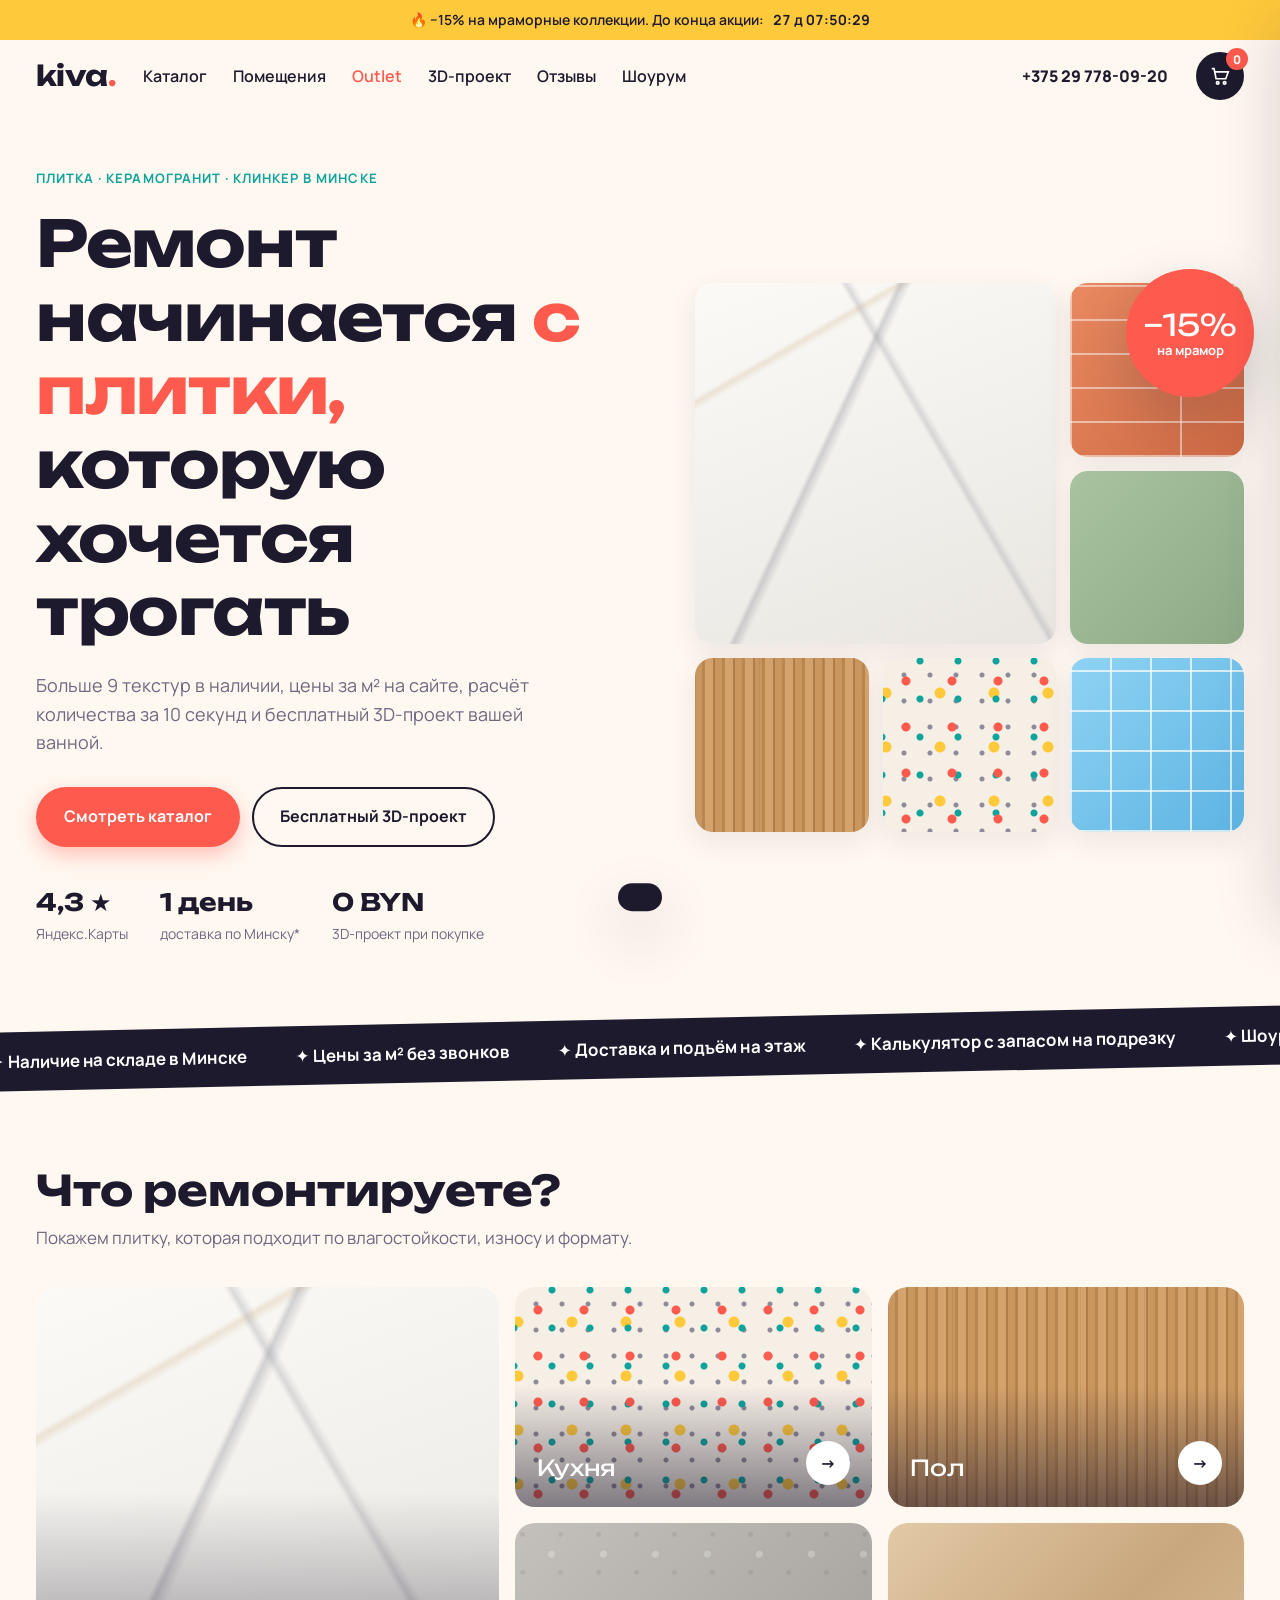
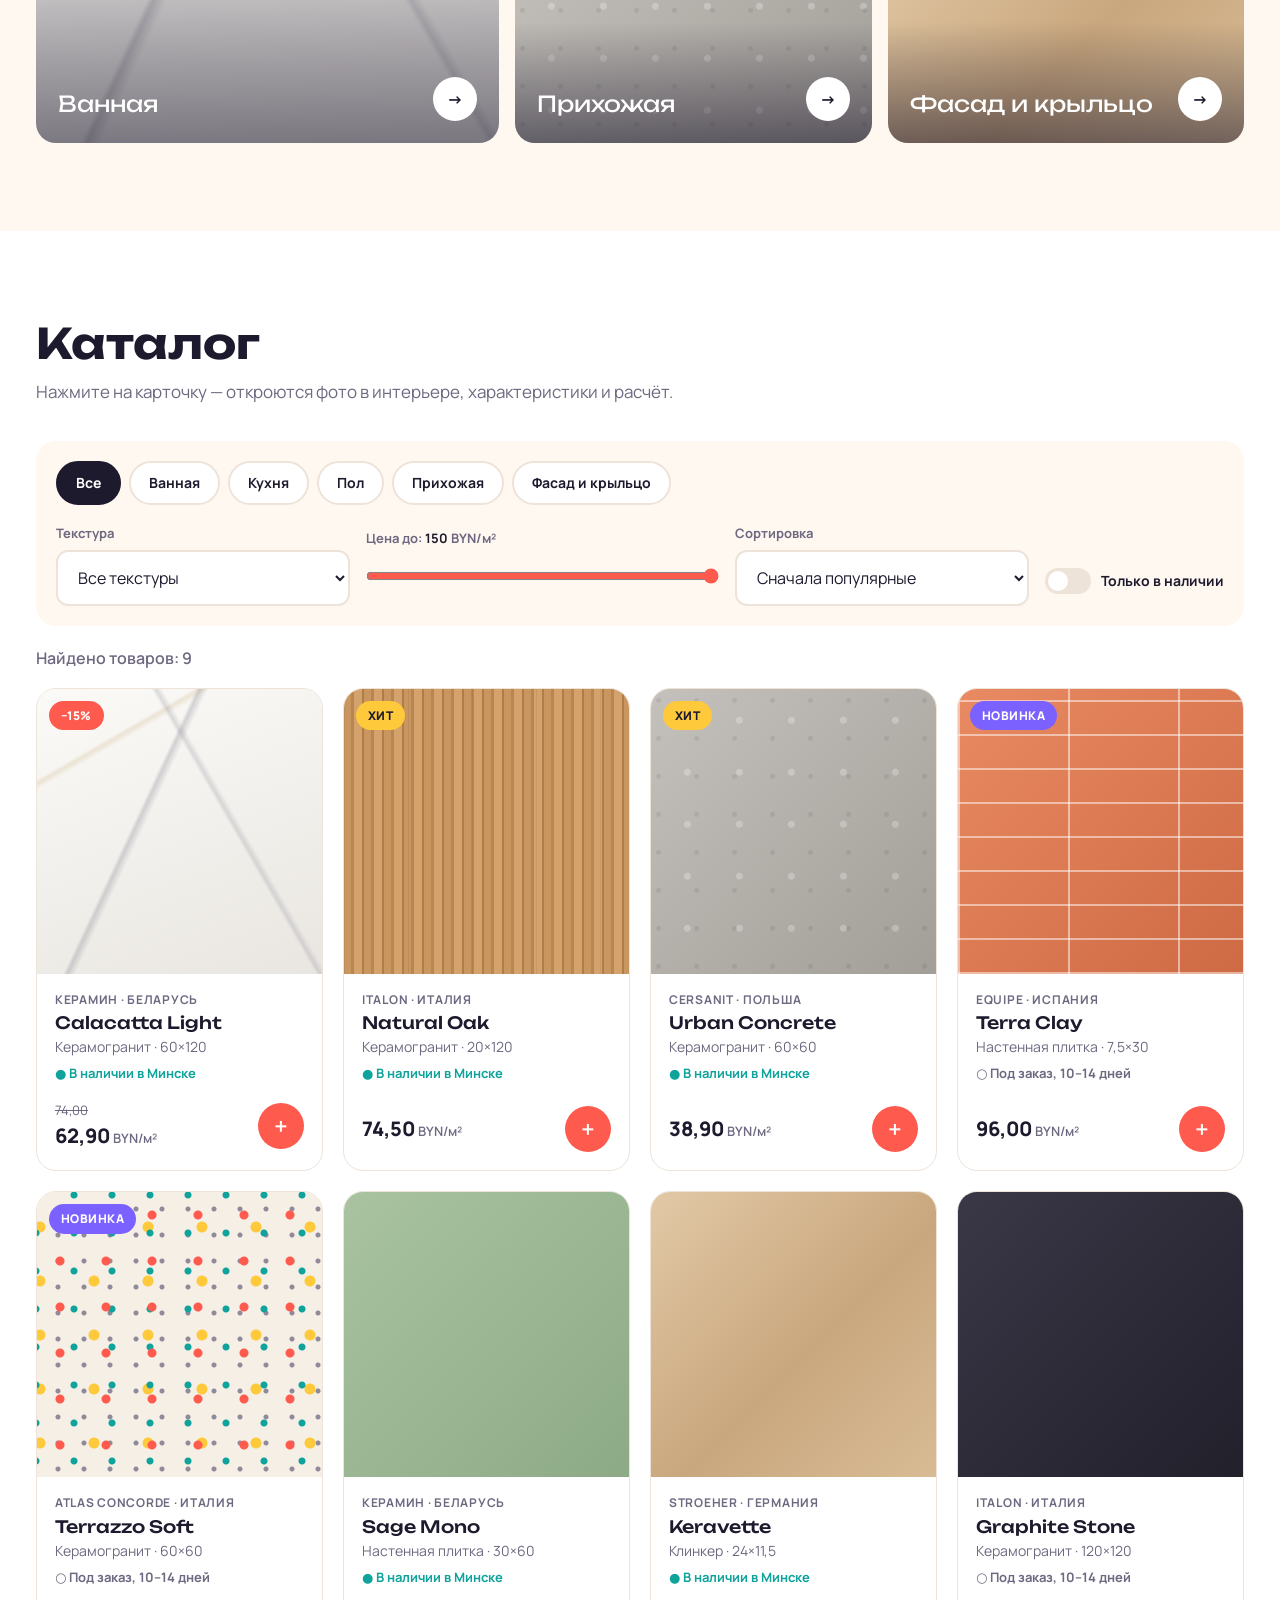
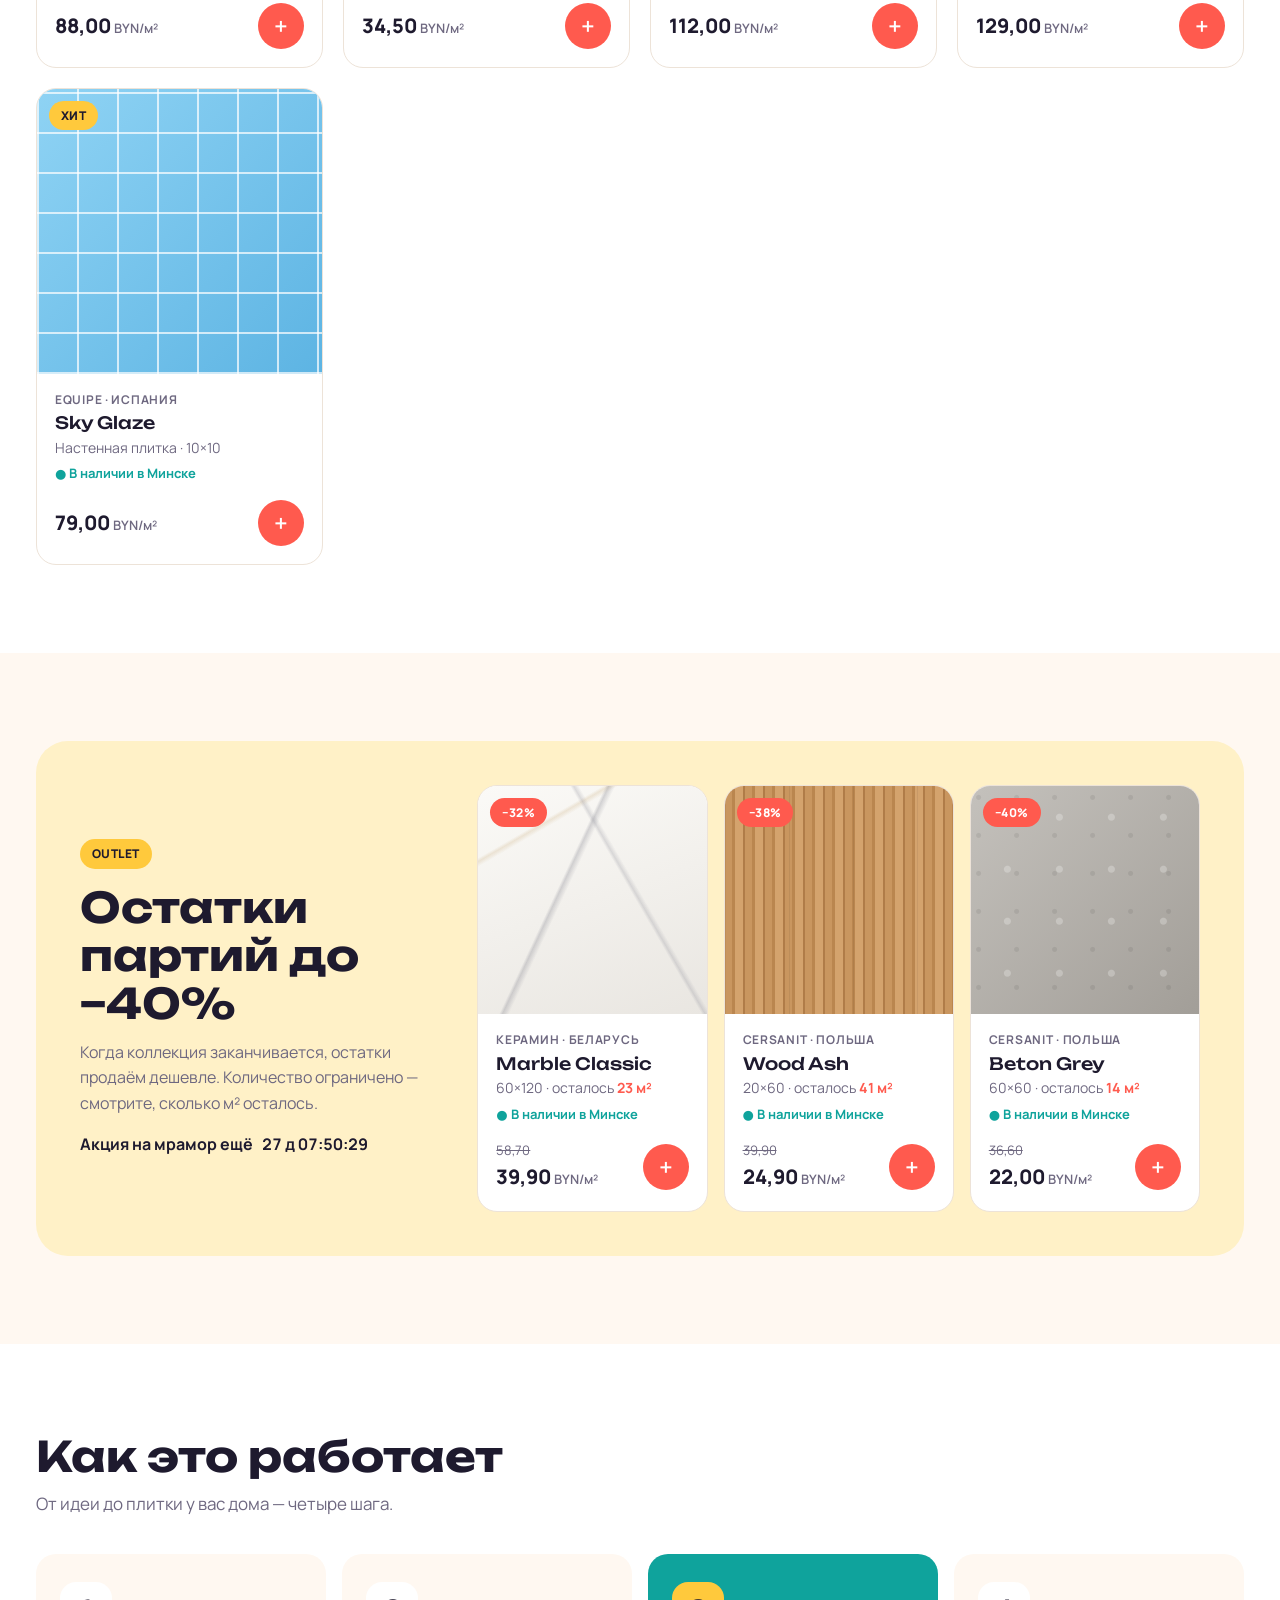
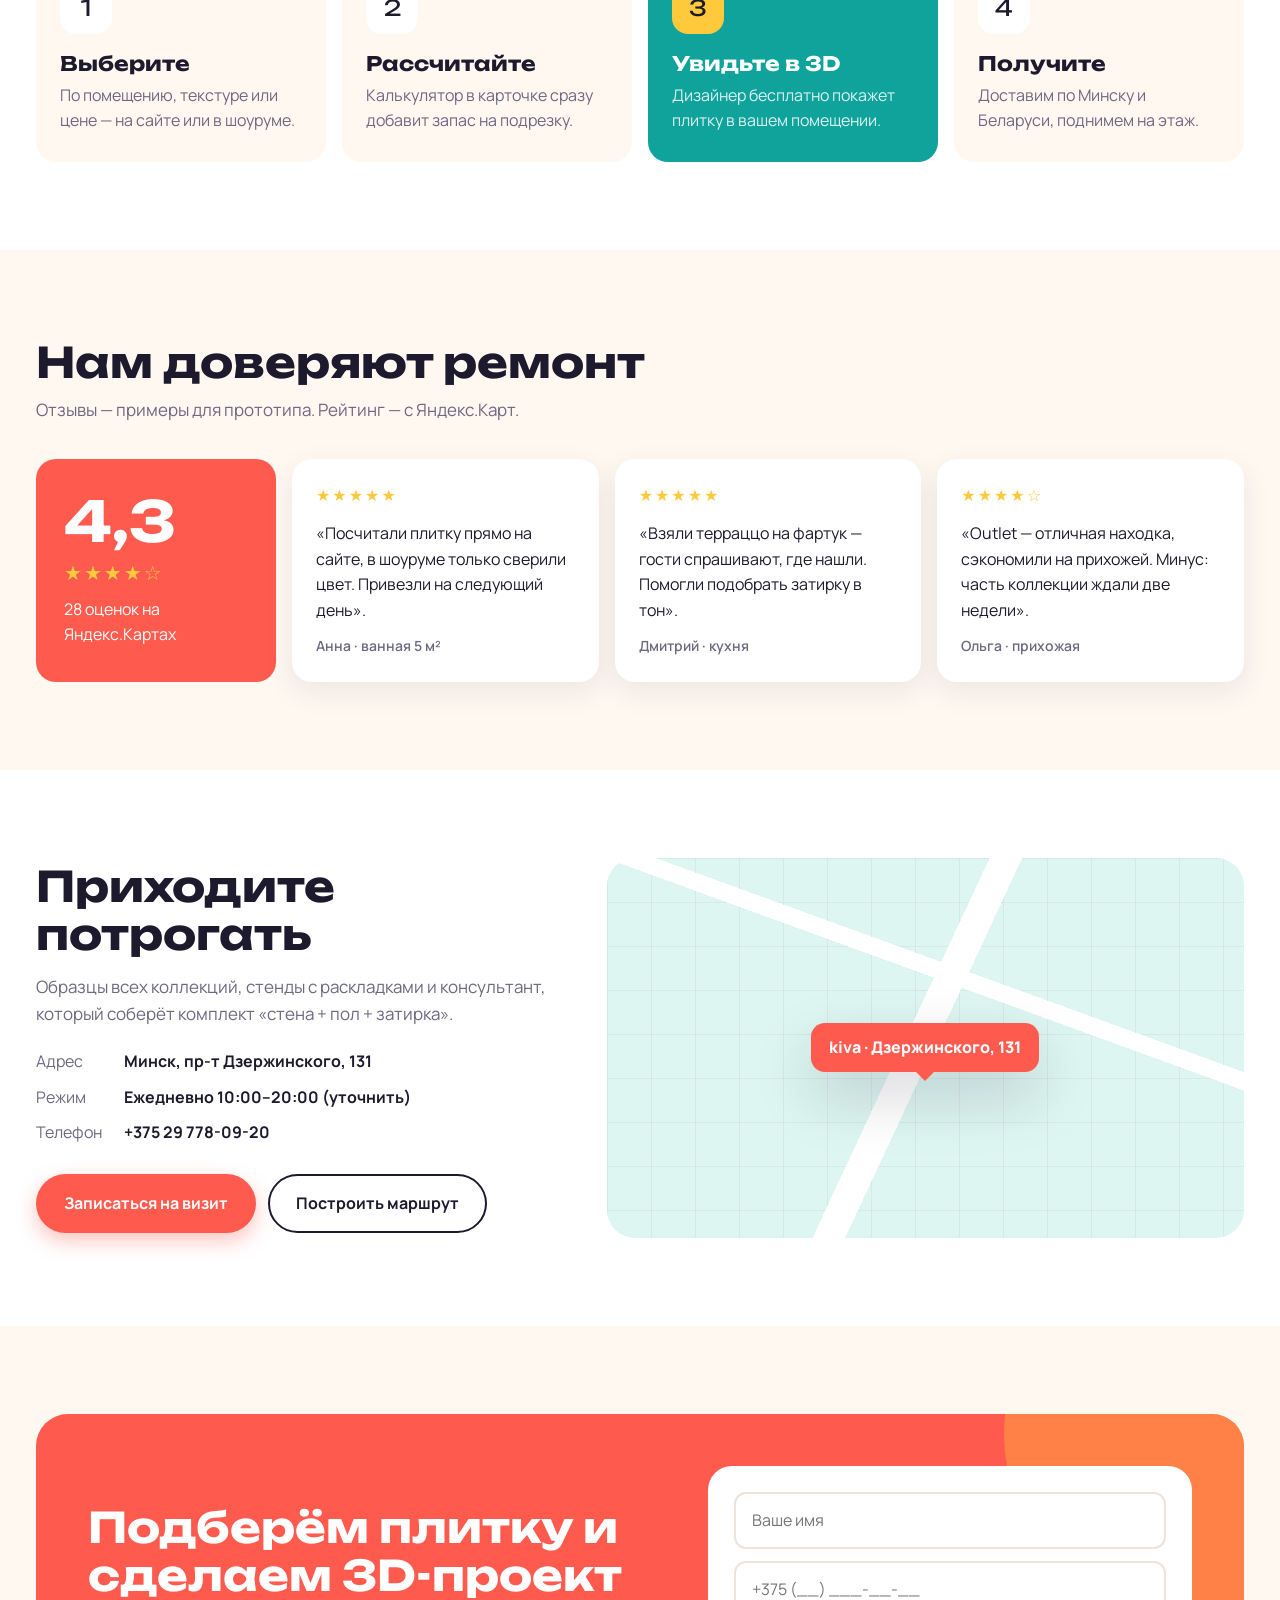
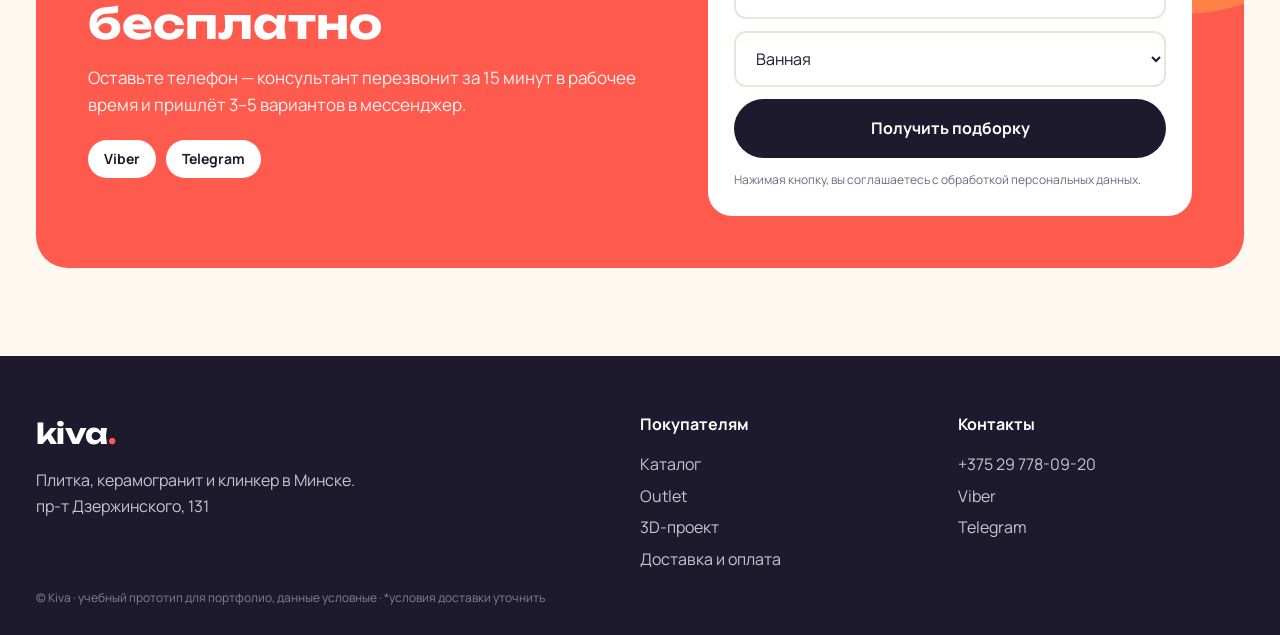
<file: site/index.html>
<!doctype html>
<html lang="ru">
<head>
  <meta charset="utf-8">
  <meta name="viewport" content="width=device-width, initial-scale=1">
  <title>Kiva — плитка и керамогранит в Минске</title>
  <meta name="description" content="Керамическая плитка, керамогранит и клинкер в Минске. Цены за м², наличие, бесплатный 3D-проект, доставка по Беларуси.">

  <!-- Шрифты: Unbounded — заголовки, Manrope — основной текст -->
  <link rel="preconnect" href="https://fonts.googleapis.com">
  <link rel="preconnect" href="https://fonts.gstatic.com" crossorigin>
  <link href="https://fonts.googleapis.com/css2?family=Manrope:wght@400;500;600;700;800&family=Unbounded:wght@500;700&display=swap" rel="stylesheet">

  <!-- Все стили сайта -->
  <link rel="stylesheet" href="styles.css">
</head>
<body>

<!-- ======================================================
     1. ВЕРХНЯЯ ПОЛОСА С АКЦИЕЙ И ТАЙМЕРОМ
     ====================================================== -->
<div class="promo-bar">
  <span>🔥 −15% на мраморные коллекции. До конца акции:</span>
  <!-- Таймер заполняет script.js -->
  <b class="timer" data-timer>--:--:--</b>
</div>

<!-- ======================================================
     2. ШАПКА САЙТА (прилипает к верху при прокрутке)
     ====================================================== -->
<header class="header" id="header">
  <div class="container header__inner">
    <a href="#" class="logo">kiva<span>.</span></a>

    <!-- Меню. На телефоне прячется и открывается кнопкой-бургером -->
    <nav class="nav" id="nav">
      <a href="#catalog">Каталог</a>
      <a href="#rooms">Помещения</a>
      <a href="#outlet" class="nav__hot">Outlet</a>
      <a href="#how">3D-проект</a>
      <a href="#reviews">Отзывы</a>
      <a href="#showroom">Шоурум</a>
    </nav>

    <a href="tel:+375297780920" class="header__phone">+375 29 778-09-20</a>

    <!-- Избранное и очередь постов. Видна только менеджеру: index.html?admin -->
    <button class="btn btn--admin btn--small header__posts" id="myPosts" type="button" hidden>Мои посты</button>

    <!-- Кнопка корзины. Число товаров обновляет script.js -->
    <button class="cart-btn" data-open-cart aria-label="Открыть корзину">
      <svg viewBox="0 0 24 24" aria-hidden="true"><path d="M3 4h2.5l2.2 11h10.6L21 7.5H6.4"/><circle cx="9.5" cy="19.5" r="1.4"/><circle cx="17" cy="19.5" r="1.4"/></svg>
      <span class="cart-btn__count" data-cart-count>0</span>
    </button>

    <button class="burger" id="burger" aria-label="Меню" aria-expanded="false">
      <span></span><span></span><span></span>
    </button>
  </div>
</header>

<main>

<!-- ======================================================
     3. ПЕРВЫЙ ЭКРАН (HERO)
     ====================================================== -->
<section class="hero">
  <div class="container hero__inner">
    <div class="hero__text reveal">
      <p class="eyebrow">Плитка · керамогранит · клинкер в Минске</p>
      <h1>Ремонт начинается <span class="marker">с плитки,</span> которую хочется трогать</h1>
      <p class="hero__lead">Больше 9 текстур в наличии, цены за м² на сайте, расчёт количества за 10 секунд и бесплатный 3D-проект вашей ванной.</p>

      <div class="hero__buttons">
        <a href="#catalog" class="btn btn--coral">Смотреть каталог</a>
        <a href="#lead" class="btn btn--outline">Бесплатный 3D-проект</a>
      </div>

      <!-- Доверие: короткие факты -->
      <ul class="hero__facts">
        <li><b>4,3 ★</b><span>Яндекс.Карты</span></li>
        <li><b>1 день</b><span>доставка по Минску*</span></li>
        <li><b>0 BYN</b><span>3D-проект при покупке</span></li>
      </ul>
    </div>

    <!-- Раскладка плиток. Плитки слегка двигаются за курсором (script.js) -->
    <div class="hero__mosaic" id="mosaic" aria-hidden="true">
      <div class="tile tile--big tex-marble" data-depth="10"></div>
      <div class="tile tex-clay" data-depth="25"></div>
      <div class="tile tex-sage" data-depth="18"></div>
      <div class="tile tex-wood" data-depth="30"></div>
      <div class="tile tex-terrazzo" data-depth="14"></div>
      <div class="tile tex-sky" data-depth="22"></div>
      <div class="sticker">−15%<small>на мрамор</small></div>
    </div>
  </div>
</section>

<!-- ======================================================
     4. БЕГУЩАЯ СТРОКА С ПРЕИМУЩЕСТВАМИ
     Текст повторён дважды — так прокрутка выглядит бесконечной
     ====================================================== -->
<div class="marquee" aria-hidden="true">
  <div class="marquee__track">
    <span>✦ Наличие на складе в Минске</span><span>✦ Цены за м² без звонков</span><span>✦ Доставка и подъём на этаж</span><span>✦ Калькулятор с запасом на подрезку</span><span>✦ Шоурум на Дзержинского, 131</span>
    <span>✦ Наличие на складе в Минске</span><span>✦ Цены за м² без звонков</span><span>✦ Доставка и подъём на этаж</span><span>✦ Калькулятор с запасом на подрезку</span><span>✦ Шоурум на Дзержинского, 131</span>
  </div>
</div>

<!-- ======================================================
     5. ВЫБОР ПО ПОМЕЩЕНИЮ
     Клик по карточке включает фильтр в каталоге (data-room)
     ====================================================== -->
<section class="section" id="rooms">
  <div class="container">
    <div class="section__head reveal">
      <h2>Что ремонтируете?</h2>
      <p>Покажем плитку, которая подходит по влагостойкости, износу и формату.</p>
    </div>

    <div class="rooms">
      <button class="room room--tall tex-marble reveal" data-room="bathroom"><span class="room__name">Ванная</span><span class="room__go">→</span></button>
      <button class="room tex-terrazzo reveal" data-room="kitchen"><span class="room__name">Кухня</span><span class="room__go">→</span></button>
      <button class="room tex-wood reveal" data-room="floor"><span class="room__name">Пол</span><span class="room__go">→</span></button>
      <button class="room tex-concrete reveal" data-room="hallway"><span class="room__name">Прихожая</span><span class="room__go">→</span></button>
      <button class="room tex-stone reveal" data-room="facade"><span class="room__name">Фасад и крыльцо</span><span class="room__go">→</span></button>
    </div>
  </div>
</section>

<!-- ======================================================
     6. КАТАЛОГ С ФИЛЬТРАМИ
     Карточки товаров рисует script.js из products.js
     ====================================================== -->
<section class="section section--white" id="catalog">
  <div class="container">
    <div class="section__head reveal">
      <h2>Каталог</h2>
      <p>Нажмите на карточку — откроются фото в интерьере, характеристики и расчёт.</p>
    </div>

    <!-- Фильтры -->
    <div class="filters reveal">
      <div class="chips" id="roomChips">
        <!-- Кнопки помещений добавляет script.js -->
      </div>

      <div class="filters__row">
        <label class="field">
          <span>Текстура</span>
          <select id="textureSelect">
            <option value="all">Все текстуры</option>
            <!-- Варианты добавляет script.js -->
          </select>
        </label>

        <label class="field">
          <span>Цена до: <b id="priceValue">150</b> BYN/м²</span>
          <input type="range" id="priceRange" min="20" max="150" step="5" value="150">
        </label>

        <label class="field">
          <span>Сортировка</span>
          <select id="sortSelect">
            <option value="popular">Сначала популярные</option>
            <option value="cheap">Сначала дешевле</option>
            <option value="expensive">Сначала дороже</option>
          </select>
        </label>

        <label class="switch">
          <input type="checkbox" id="stockOnly">
          <span class="switch__slider"></span>
          <span>Только в наличии</span>
        </label>
      </div>
    </div>

    <p class="catalog__count" id="catalogCount"></p>
    <div class="grid" id="catalogGrid"></div>
  </div>
</section>

<!-- ======================================================
     7. OUTLET — ОСТАТКИ ПАРТИЙ
     ====================================================== -->
<section class="section" id="outlet">
  <div class="container">
    <div class="outlet reveal">
      <div class="outlet__info">
        <span class="badge badge--sun">Outlet</span>
        <h2>Остатки партий до −40%</h2>
        <p>Когда коллекция заканчивается, остатки продаём дешевле. Количество ограничено — смотрите, сколько м² осталось.</p>
        <p class="outlet__timer">Акция на мрамор ещё <b class="timer" data-timer>--:--:--</b></p>
      </div>
      <div class="outlet__list" id="outletList"></div>
    </div>
  </div>
</section>

<!-- ======================================================
     8. КАК КУПИТЬ + 3D-ПРОЕКТ
     ====================================================== -->
<section class="section section--white" id="how">
  <div class="container">
    <div class="section__head reveal">
      <h2>Как это работает</h2>
      <p>От идеи до плитки у вас дома — четыре шага.</p>
    </div>

    <ol class="steps">
      <li class="step reveal"><span class="step__num">1</span><h3>Выберите</h3><p>По помещению, текстуре или цене — на сайте или в шоуруме.</p></li>
      <li class="step reveal"><span class="step__num">2</span><h3>Рассчитайте</h3><p>Калькулятор в карточке сразу добавит запас на подрезку.</p></li>
      <li class="step step--accent reveal"><span class="step__num">3</span><h3>Увидьте в 3D</h3><p>Дизайнер бесплатно покажет плитку в вашем помещении.</p></li>
      <li class="step reveal"><span class="step__num">4</span><h3>Получите</h3><p>Доставим по Минску и Беларуси, поднимем на этаж.</p></li>
    </ol>
  </div>
</section>

<!-- ======================================================
     9. ОТЗЫВЫ
     ====================================================== -->
<section class="section" id="reviews">
  <div class="container">
    <div class="section__head reveal">
      <h2>Нам доверяют ремонт</h2>
      <p>Отзывы — примеры для прототипа. Рейтинг — с Яндекс.Карт.</p>
    </div>

    <div class="reviews">
      <div class="rating reveal">
        <b>4,3</b>
        <span class="stars">★★★★☆</span>
        <p>28 оценок на Яндекс.Картах</p>
      </div>
      <blockquote class="review reveal">
        <span class="stars">★★★★★</span>
        <p>«Посчитали плитку прямо на сайте, в шоуруме только сверили цвет. Привезли на следующий день».</p>
        <footer>Анна · ванная 5 м²</footer>
      </blockquote>
      <blockquote class="review reveal">
        <span class="stars">★★★★★</span>
        <p>«Взяли терраццо на фартук — гости спрашивают, где нашли. Помогли подобрать затирку в тон».</p>
        <footer>Дмитрий · кухня</footer>
      </blockquote>
      <blockquote class="review reveal">
        <span class="stars">★★★★☆</span>
        <p>«Outlet — отличная находка, сэкономили на прихожей. Минус: часть коллекции ждали две недели».</p>
        <footer>Ольга · прихожая</footer>
      </blockquote>
    </div>
  </div>
</section>

<!-- ======================================================
     10. ШОУРУМ
     ====================================================== -->
<section class="section section--white" id="showroom">
  <div class="container showroom">
    <div class="showroom__info reveal">
      <h2>Приходите потрогать</h2>
      <p>Образцы всех коллекций, стенды с раскладками и консультант, который соберёт комплект «стена + пол + затирка».</p>
      <dl class="showroom__list">
        <dt>Адрес</dt><dd>Минск, пр-т Дзержинского, 131</dd>
        <dt>Режим</dt><dd>Ежедневно 10:00–20:00 (уточнить)</dd>
        <dt>Телефон</dt><dd><a href="tel:+375297780920">+375 29 778-09-20</a></dd>
      </dl>
      <div class="showroom__buttons">
        <a href="#lead" class="btn btn--coral">Записаться на визит</a>
        <a href="https://yandex.by/maps/?text=Минск%2C%20проспект%20Дзержинского%2C%20131" target="_blank" rel="noopener" class="btn btn--outline">Построить маршрут</a>
      </div>
    </div>
    <!-- Заглушка вместо Яндекс.Карты -->
    <div class="map reveal">
      <div class="map__pin">kiva · Дзержинского, 131</div>
    </div>
  </div>
</section>

<!-- ======================================================
     11. ФОРМА ЗАЯВКИ
     ====================================================== -->
<section class="section" id="lead">
  <div class="container">
    <div class="lead reveal">
      <div class="lead__text">
        <h2>Подберём плитку и сделаем 3D-проект бесплатно</h2>
        <p>Оставьте телефон — консультант перезвонит за 15 минут в рабочее время и пришлёт 3–5 вариантов в мессенджер.</p>
        <div class="lead__messengers">
          <a href="#" class="pill">Viber</a>
          <a href="#" class="pill">Telegram</a>
        </div>
      </div>

      <form class="lead__form" id="leadForm">
        <input type="text" name="name" placeholder="Ваше имя" required>
        <input type="tel" name="phone" placeholder="+375 (__) ___-__-__" required>
        <select name="room">
          <option>Ванная</option><option>Кухня</option><option>Пол</option><option>Фасад / крыльцо</option><option>Пока не знаю</option>
        </select>
        <button type="submit" class="btn btn--dark">Получить подборку</button>
        <small>Нажимая кнопку, вы соглашаетесь с обработкой персональных данных.</small>
      </form>
    </div>
  </div>
</section>

</main>

<!-- ======================================================
     12. ПОДВАЛ
     ====================================================== -->
<footer class="footer">
  <div class="container footer__inner">
    <div>
      <a href="#" class="logo logo--light">kiva<span>.</span></a>
      <p>Плитка, керамогранит и клинкер в Минске.<br>пр-т Дзержинского, 131</p>
    </div>
    <div>
      <h4>Покупателям</h4>
      <a href="#catalog">Каталог</a><a href="#outlet">Outlet</a><a href="#how">3D-проект</a><a href="#">Доставка и оплата</a>
    </div>
    <div>
      <h4>Контакты</h4>
      <a href="tel:+375297780920">+375 29 778-09-20</a><a href="#">Viber</a><a href="#">Telegram</a>
    </div>
  </div>
  <p class="container footer__note">© Kiva · учебный прототип для портфолио, данные условные · *условия доставки уточнить</p>
</footer>

<!-- ======================================================
     13. НИЖНЯЯ ПАНЕЛЬ НА ТЕЛЕФОНЕ
     ====================================================== -->
<nav class="mobile-bar">
  <a href="#catalog">Каталог</a>
  <a href="tel:+375297780920" class="mobile-bar__call">Позвонить</a>
  <button data-open-cart>Корзина · <span data-cart-count>0</span></button>
</nav>

<!-- ======================================================
     14. ВСПЛЫВАЮЩИЕ ОКНА
     ====================================================== -->

<!-- Затемнение фона под окнами -->
<div class="overlay" id="overlay"></div>

<!-- Карточка товара (содержимое подставляет script.js) -->
<div class="modal" id="productModal" role="dialog" aria-modal="true" aria-label="Карточка товара">
  <button class="modal__close" data-close aria-label="Закрыть">✕</button>
  <div class="modal__body" id="productModalBody"></div>
</div>

<!-- Купить в 1 клик -->
<div class="modal modal--small" id="quickModal" role="dialog" aria-modal="true" aria-label="Купить в 1 клик">
  <button class="modal__close" data-close aria-label="Закрыть">✕</button>
  <div class="modal__body">
    <h3>Купить в 1 клик</h3>
    <p id="quickProductName" class="muted"></p>
    <form id="quickForm" class="stack">
      <input type="tel" placeholder="+375 (__) ___-__-__" required>
      <button type="submit" class="btn btn--coral">Жду звонка</button>
      <small class="muted">Менеджер перезвонит, уточнит количество и доставку.</small>
    </form>
  </div>
</div>

<!-- Генератор постов для соцсетей. Только для менеджера: index.html?admin
     Логика — post.js (пост, Избранное) и telegram.js (публикация, очередь),
     стиль постов — voice.md -->
<div class="modal modal--post" id="postModal" role="dialog" aria-modal="true" aria-label="Пост для соцсетей">
  <button class="modal__close" data-close aria-label="Закрыть">✕</button>
  <div class="modal__body">
    <button class="post__back" id="postBack" data-close>← к товару</button>
    <h3>Пост для соцсетей</h3>
    <p id="postProductName" class="muted"></p>

    <!-- Вкладки. Число в скобках обновляют post.js и telegram.js -->
    <div class="tabs" role="tablist">
      <button class="tabs__item is-active" data-tab="postTabPost" role="tab">Пост</button>
      <button class="tabs__item" data-tab="postTabFav" role="tab">Избранное <span data-fav-count>0</span></button>
      <button class="tabs__item" data-tab="postTabQueue" role="tab">Очередь <span data-queue-count>0</span></button>
    </div>

    <!-- ВКЛАДКА «ПОСТ» -->
    <div class="post__tab" id="postTabPost">
      <!-- Показывается, если voice.md не загрузился -->
      <p class="post__error" id="postError" hidden>
        Не удалось загрузить настройки стиля (voice.md). Генератор работает на сайте
        или через локальный сервер (Live Server) — не при открытии файла двойным кликом.
      </p>

      <!-- Показывается, если окно открыто кнопкой «Мои посты», а не из товара -->
      <p class="post__note" id="postNoProduct" hidden>
        Чтобы сформировать новый пост, откройте товар в каталоге.
        Здесь можно править и публиковать посты из Избранного.
      </p>

      <form id="postForm" class="post__form" novalidate>
        <label class="post__field">
          <span>Название товара</span>
          <input type="text" id="postName">
        </label>
        <label class="post__field" id="postDescField">
          <span>Описание *</span>
          <textarea id="postDesc" rows="4"></textarea>
          <small class="post__hint">Добавьте описание — без него пост не получится</small>
        </label>
        <label class="post__field">
          <span>Цена или выгода</span>
          <input type="text" id="postPrice">
        </label>
        <div class="post__field">
          <span>Площадка</span>
          <div class="segmented">
            <label><input type="radio" name="platform" value="instagram" checked>Instagram</label>
            <label><input type="radio" name="platform" value="telegram">Telegram</label>
            <label><input type="radio" name="platform" value="vk">ВКонтакте</label>
          </div>
        </div>
        <label class="post__field">
          <span>Настроение</span>
          <select id="postMood">
            <option value="expert">Экспертное</option>
            <option value="friendly" selected>Дружелюбное</option>
            <option value="promo">Акционное</option>
            <option value="inspire">Вдохновляющее</option>
          </select>
        </label>
        <button type="submit" class="btn btn--coral btn--wide">Сформировать пост</button>
      </form>

      <h4 class="post__title">Готовый пост</h4>
      <!-- Текст можно править: счётчик и предупреждения пересчитываются при вводе -->
      <textarea class="post__result" id="postResult" rows="7"
        placeholder="Заполните поля и нажмите «Сформировать пост». Повторное нажатие даёт другой вариант текста. Готовый текст можно править прямо здесь."></textarea>
      <p class="post__warning" id="postWarning"></p>
      <p class="post__counter" id="postCounter"></p>

      <div class="post__actions">
        <button class="btn btn--outline btn--small" id="postCopy" type="button" disabled>Скопировать</button>
        <button class="btn btn--outline btn--small" id="postFav" type="button" disabled>☆ В избранное</button>
        <button class="btn btn--dark btn--small" id="tgPublish" type="button" disabled>Опубликовать в Telegram</button>
        <button class="btn btn--outline btn--small" id="tgScheduleToggle" type="button" disabled aria-expanded="false">Запланировать</button>
      </div>

      <!-- Отложенная публикация -->
      <div class="schedule" id="tgSchedule" hidden>
        <label class="post__field" id="tgScheduleField">
          <span>Дата и время публикации</span>
          <input type="datetime-local" id="tgScheduleAt">
          <small class="post__hint">Выберите время хотя бы на минуту позже текущего</small>
        </label>
        <button class="btn btn--coral btn--small" id="tgScheduleAdd" type="button">В очередь</button>
        <small class="muted">Пост уйдёт, только если сайт открыт с ?admin в это время. Время — по часам компьютера.</small>
      </div>

      <!-- Подсказки и ошибки публикации -->
      <p class="post__warning" id="tgHint"></p>

      <!-- Настройки Telegram: хранятся только в этом браузере -->
      <details class="tg" id="tgSettings">
        <summary>Настройки Telegram</summary>
        <div class="post__field">
          <span>Токен бота (из @BotFather)</span>
          <div class="tg__secret">
            <input type="password" id="tgToken" autocomplete="off" aria-label="Токен бота" placeholder="1234567890:AAH…">
            <button class="tg__show" id="tgShowToken" type="button">показать</button>
          </div>
        </div>
        <label class="post__field">
          <span>Канал</span>
          <input type="text" id="tgChat" placeholder="@kiva_test или -100…">
        </label>
        <div class="post__actions">
          <button class="btn btn--outline btn--small" id="tgCheck" type="button">Проверить подключение</button>
          <button class="btn btn--dark btn--small" id="tgSave" type="button">Сохранить</button>
          <button class="tg__forget" id="tgForget" type="button">Забыть токен</button>
        </div>
        <p class="tg__status" id="tgStatus"></p>
        <small class="muted">Токен хранится только в этом браузере. Не сохраняйте его на чужом компьютере.
          Как получить токен и подключить канал — в README.</small>
      </details>
    </div>

    <!-- ВКЛАДКА «ИЗБРАННОЕ» — список рисует post.js -->
    <div class="post__tab" id="postTabFav" hidden>
      <div class="saved" id="favList"></div>
    </div>

    <!-- ВКЛАДКА «ОЧЕРЕДЬ» — список рисует telegram.js -->
    <div class="post__tab" id="postTabQueue" hidden>
      <div class="saved" id="queueList"></div>
    </div>
  </div>
</div>

<!-- Плашка «Не опубликовано вовремя» (только ?admin, telegram.js) -->
<div class="queue-alert" id="queueAlert" hidden>
  <span>Не опубликовано вовремя: <b id="queueAlertCount">0</b></span>
  <button class="btn btn--coral btn--small" id="queueAlertPublish" type="button">Опубликовать сейчас</button>
  <button class="btn btn--outline btn--small" id="queueAlertOpen" type="button">Открыть очередь</button>
</div>

<!-- Корзина: выезжает справа -->
<aside class="drawer" id="cartDrawer" aria-label="Корзина">
  <div class="drawer__head">
    <h3>Корзина</h3>
    <button class="modal__close" data-close aria-label="Закрыть">✕</button>
  </div>

  <!-- Прогресс до бесплатной доставки -->
  <div class="delivery">
    <p id="deliveryText"></p>
    <div class="delivery__bar"><div id="deliveryFill"></div></div>
  </div>

  <div class="drawer__items" id="cartItems"></div>

  <div class="drawer__footer">
    <div class="drawer__total"><span>Итого</span><b id="cartTotal">0 BYN</b></div>
    <form id="orderForm" class="stack">
      <input type="text" placeholder="Имя" required>
      <input type="tel" placeholder="+375 (__) ___-__-__" required>
      <button type="submit" class="btn btn--coral btn--wide">Оформить заказ</button>
    </form>
  </div>
</aside>

<!-- Всплывающее уведомление внизу экрана -->
<div class="toast" id="toast"></div>

<!-- Скрипты: сначала данные, потом логика -->
<script src="products.js"></script>
<script src="script.js"></script>
<script src="post.js"></script>
<script src="telegram.js"></script>
</body>
</html>
</file>
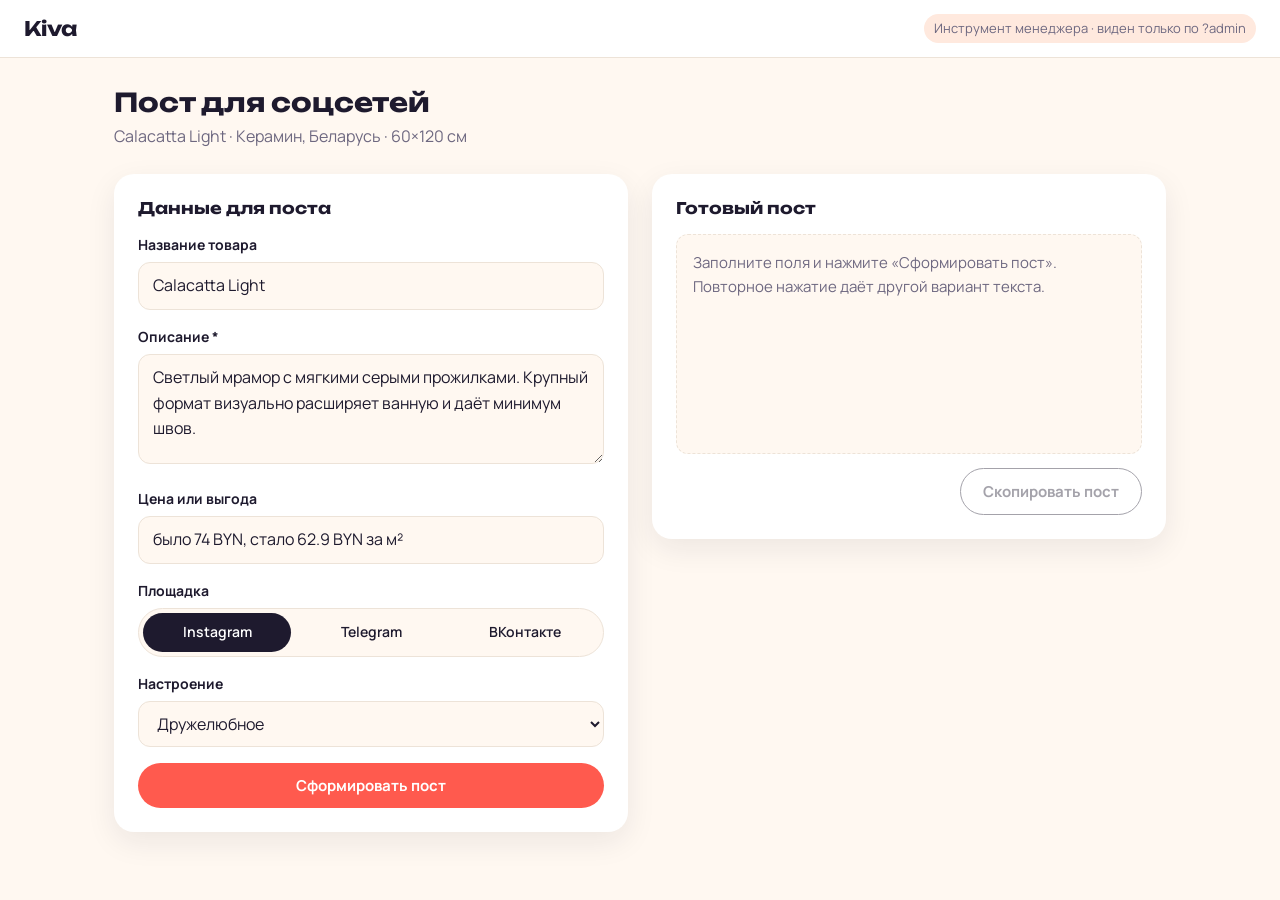
<file: prototype/post-page.html>
<!DOCTYPE html>
<html lang="ru">
<head>
  <meta charset="UTF-8">
  <meta name="viewport" content="width=device-width, initial-scale=1">
  <title>Пост для соцсетей — Kiva (макет)</title>
  <link rel="preconnect" href="https://fonts.googleapis.com">
  <link rel="preconnect" href="https://fonts.gstatic.com" crossorigin>
  <link href="https://fonts.googleapis.com/css2?family=Manrope:wght@400;500;600;700;800&family=Unbounded:wght@500;700&display=swap" rel="stylesheet">

  <!--
    МАКЕТ генератора постов (вариант А — отдельная вкладка).
    Эта же страница встраивается во всплывающее окно варианта Б
    с параметром ?embed=1 — тогда шапка скрыта, колонка одна.
    Настройки стиля здесь — заглушки. В рабочей версии они будут
    читаться из voice.md.
  -->
  <style>
    :root {
      --bg: #FFF8F1;
      --white: #FFFFFF;
      --soft-peach: #FFE9DE;
      --ink: #1E1A2E;
      --muted: #6E6880;
      --line: #EDE3D8;
      --coral: #FF5A4E;
      --coral-dark: #E8443A;
      --teal: #0FA39C;
      --font-title: "Unbounded", system-ui, sans-serif;
      --font-text: "Manrope", system-ui, sans-serif;
      --radius: 20px;
      --radius-small: 12px;
      --shadow: 0 10px 30px rgba(30, 26, 46, .08);
    }

    * { box-sizing: border-box; margin: 0; padding: 0; }

    body {
      background: var(--bg);
      color: var(--ink);
      font: 16px/1.6 var(--font-text);
    }

    /* ---------- Шапка ---------- */
    .topbar {
      display: flex;
      align-items: center;
      justify-content: space-between;
      gap: 12px;
      flex-wrap: wrap;
      padding: 14px 24px;
      background: var(--white);
      border-bottom: 1px solid var(--line);
    }
    .topbar__logo {
      font: 700 20px var(--font-title);
      color: var(--ink);
      text-decoration: none;
    }
    .topbar__note {
      font-size: 13px;
      color: var(--muted);
      background: var(--soft-peach);
      padding: 4px 10px;
      border-radius: 999px;
    }

    .page {
      max-width: 1100px;
      margin: 0 auto;
      padding: 28px 24px 48px;
    }
    .page__title {
      font: 700 26px/1.25 var(--font-title);
      margin-bottom: 6px;
    }
    .page__sub { color: var(--muted); margin-bottom: 24px; }

    .layout {
      display: grid;
      grid-template-columns: 1fr 1fr;
      gap: 24px;
      align-items: start;
    }

    .panel {
      background: var(--white);
      border-radius: var(--radius);
      box-shadow: var(--shadow);
      padding: 24px;
    }
    .panel__title {
      font: 700 16px var(--font-title);
      margin-bottom: 16px;
    }

    /* ---------- Поля формы ---------- */
    .field { margin-bottom: 16px; }
    .field label,
    .field__label {
      display: block;
      font-weight: 700;
      font-size: 14px;
      margin-bottom: 6px;
    }
    .field input,
    .field textarea,
    .field select {
      width: 100%;
      font: inherit;
      color: inherit;
      padding: 10px 14px;
      border: 1.5px solid var(--line);
      border-radius: var(--radius-small);
      background: var(--bg);
    }
    .field textarea { min-height: 110px; resize: vertical; }
    .field input:focus,
    .field textarea:focus,
    .field select:focus { outline: none; border-color: var(--teal); }

    .field--error textarea { border-color: var(--coral); background: #FFF1EF; }
    .field__hint {
      display: none;
      color: var(--coral-dark);
      font-size: 13px;
      margin-top: 4px;
    }
    .field--error .field__hint { display: block; }

    /* Площадки — переключатель из трёх кнопок */
    .segmented {
      display: flex;
      gap: 6px;
      background: var(--bg);
      padding: 4px;
      border-radius: 999px;
      border: 1.5px solid var(--line);
    }
    .segmented label {
      flex: 1;
      text-align: center;
      margin: 0;
      padding: 8px 6px;
      border-radius: 999px;
      cursor: pointer;
      font-weight: 600;
      font-size: 14px;
    }
    .segmented input { position: absolute; opacity: 0; pointer-events: none; }
    .segmented label:has(input:checked) { background: var(--ink); color: var(--white); }

    /* ---------- Кнопки ---------- */
    .btn {
      display: inline-flex;
      align-items: center;
      justify-content: center;
      gap: 8px;
      font: 700 15px var(--font-text);
      padding: 12px 22px;
      border-radius: 999px;
      border: none;
      cursor: pointer;
    }
    .btn--primary { background: var(--coral); color: var(--white); width: 100%; }
    .btn--primary:hover { background: var(--coral-dark); }
    .btn--ghost { background: var(--white); color: var(--ink); border: 1.5px solid var(--ink); }
    .btn--ghost:disabled { opacity: .4; cursor: default; }

    /* ---------- Готовый пост ---------- */
    .result {
      white-space: pre-wrap;
      min-height: 220px;
      padding: 16px;
      background: var(--bg);
      border: 1.5px dashed var(--line);
      border-radius: var(--radius-small);
      font-size: 15px;
    }
    .result--empty { color: var(--muted); }

    .result-footer {
      display: flex;
      align-items: center;
      justify-content: space-between;
      gap: 12px;
      flex-wrap: wrap;
      margin-top: 14px;
    }
    .counter { font-size: 13px; color: var(--muted); }
    .counter--over { color: var(--coral-dark); font-weight: 700; }

    .toast {
      position: fixed;
      left: 50%;
      bottom: 24px;
      transform: translate(-50%, 20px);
      background: var(--ink);
      color: var(--white);
      padding: 10px 20px;
      border-radius: 999px;
      font-weight: 600;
      opacity: 0;
      pointer-events: none;
      transition: .25s;
    }
    .toast--show { opacity: 1; transform: translate(-50%, 0); }

    /* ---------- Режим встраивания (вариант Б) ---------- */
    body.embed { background: var(--white); }
    body.embed .topbar,
    body.embed .page__title,
    body.embed .page__sub { display: none; }
    body.embed .page { padding: 0; }
    body.embed .layout { grid-template-columns: 1fr; gap: 16px; }
    body.embed .panel { box-shadow: none; padding: 0; }
    body.embed .result { min-height: 160px; }

    /* ---------- Телефон ---------- */
    @media (max-width: 860px) {
      .layout { grid-template-columns: 1fr; }
    }
    @media (max-width: 480px) {
      .topbar { padding: 12px 16px; }
      .page { padding: 20px 16px 40px; }
      .page__title { font-size: 21px; }
      .panel { padding: 18px; }
      .result-footer .btn { width: 100%; }
    }
  </style>
</head>
<body>

<header class="topbar">
  <a class="topbar__logo" href="post-variants.html">Kiva</a>
  <span class="topbar__note">Инструмент менеджера · виден только по ?admin</span>
</header>

<main class="page">
  <h1 class="page__title">Пост для соцсетей</h1>
  <p class="page__sub" id="productLine">Товар не выбран</p>

  <div class="layout">
    <!-- Левая колонка: данные товара -->
    <form class="panel" id="postForm" novalidate>
      <h2 class="panel__title">Данные для поста</h2>

      <div class="field">
        <label for="fName">Название товара</label>
        <input id="fName" type="text">
      </div>

      <div class="field" id="descField">
        <label for="fDesc">Описание *</label>
        <textarea id="fDesc"></textarea>
        <p class="field__hint">Добавьте описание — без него пост не получится</p>
      </div>

      <div class="field">
        <label for="fPrice">Цена или выгода</label>
        <input id="fPrice" type="text">
      </div>

      <div class="field">
        <span class="field__label">Площадка</span>
        <div class="segmented">
          <label><input type="radio" name="platform" value="instagram" checked>Instagram</label>
          <label><input type="radio" name="platform" value="telegram">Telegram</label>
          <label><input type="radio" name="platform" value="vk">ВКонтакте</label>
        </div>
      </div>

      <div class="field">
        <label for="fMood">Настроение</label>
        <select id="fMood">
          <option value="expert">Экспертное</option>
          <option value="friendly" selected>Дружелюбное</option>
          <option value="promo">Акционное</option>
          <option value="inspire">Вдохновляющее</option>
        </select>
      </div>

      <button class="btn btn--primary" type="submit">Сформировать пост</button>
    </form>

    <!-- Правая колонка: результат -->
    <section class="panel">
      <h2 class="panel__title">Готовый пост</h2>
      <div class="result result--empty" id="result">Заполните поля и нажмите «Сформировать пост». Повторное нажатие даёт другой вариант текста.</div>
      <div class="result-footer">
        <span class="counter" id="counter"></span>
        <button class="btn btn--ghost" id="copyBtn" type="button" disabled>Скопировать пост</button>
      </div>
    </section>
  </div>
</main>

<div class="toast" id="toast">Пост скопирован</div>

<script src="../site/products.js"></script>
<script>
  /* ===== НАСТРОЙКИ СТИЛЯ (заглушка — в рабочей версии из voice.md) ===== */
  const PLATFORMS = {
    instagram: {
      maxLength: 600,
      emoji: 3,
      hashtags: 8,
      cta: "Пишите в директ — подберём плитку под ваш интерьер"
    },
    telegram: {
      maxLength: 900,
      emoji: 2,
      hashtags: 3,
      cta: "Ждём в салоне: Минск, пр-т Дзержинского, 131"
    },
    vk: {
      maxLength: 800,
      emoji: 2,
      hashtags: 5,
      cta: "Оставьте заявку на сайте — перезвоним за 15 минут"
    }
  };

  const HASHTAGS = ["#плитка", "#керамогранит", "#плиткаминск", "#ремонт", "#интерьер",
                    "#ремонтквартиры", "#дизайнинтерьера", "#ванная", "#kiva", "#минск"];

  const EMOJI = {
    expert:   ["📐", "✅", "🔍"],
    friendly: ["👋", "😊", "🏡"],
    promo:    ["🔥", "💸", "⏰"],
    inspire:  ["✨", "🌿", "🤍"]
  };

  // {e1}, {e2}, {e3} — места для эмодзи; лишние убираются по настройке площадки
  const TEMPLATES = {
    expert: [
      "{e1} {name} — {type} {format} см от {brand} ({country}).\n\n{desc}\n\n{e2} Цена: {price}.",
      "Разбираем коллекцию {name} {e1}\n\nФабрика: {brand}, {country}\nФормат: {format} см\n\n{desc}\n\n{e2} {price}"
    ],
    friendly: [
      "Знакомьтесь: {name} {e1}\n\n{desc}\n\nИ всё это — {price} {e2}",
      "Ищете плитку, в которую влюбитесь с первого взгляда? {e1}\n\n{name} от {brand}: {desc}\n\n{e2} {price} {e3}"
    ],
    promo: [
      "{e1} Выгода на {name}!\n\n{price}\n\n{desc}\n\n{e2} Количество ограничено",
      "{e1} Успейте купить {name}\n\n{desc}\n\n{e2} {price} {e3}"
    ],
    inspire: [
      "Дом начинается с деталей {e1}\n\n{name} от {brand}: {desc}\n\n{e2} {price}",
      "Представьте пространство, где всё дышит спокойствием {e1}\n\n{name} — {desc}\n\n{e2} {price} {e3}"
    ]
  };
  /* ===================================================================== */

  const params = new URLSearchParams(location.search);
  if (params.get("embed") === "1") document.body.classList.add("embed");

  const product = PRODUCTS.find(p => p.id === Number(params.get("id"))) || PRODUCTS[0];

  const form = document.getElementById("postForm");
  const fName = document.getElementById("fName");
  const fDesc = document.getElementById("fDesc");
  const fPrice = document.getElementById("fPrice");
  const fMood = document.getElementById("fMood");
  const descField = document.getElementById("descField");
  const result = document.getElementById("result");
  const counter = document.getElementById("counter");
  const copyBtn = document.getElementById("copyBtn");
  const toast = document.getElementById("toast");

  // Предзаполняем поля из карточки товара
  fName.value = product.name;
  fDesc.value = product.description;
  fPrice.value = product.oldPrice
    ? `было ${product.oldPrice} BYN, стало ${product.price} BYN за м²`
    : `${product.price} BYN за м²`;
  document.getElementById("productLine").textContent =
    `${product.name} · ${product.brand}, ${product.country} · ${product.format} см`;

  // Счётчик шаблонов: каждое нажатие берёт следующий вариант
  const turn = { expert: 0, friendly: 0, promo: 0, inspire: 0 };

  fDesc.addEventListener("input", () => descField.classList.remove("field--error"));

  form.addEventListener("submit", (e) => {
    e.preventDefault();

    if (!fDesc.value.trim()) {
      descField.classList.add("field--error");
      fDesc.focus();
      return;
    }

    const mood = fMood.value;
    const platformKey = form.platform.value;
    const platform = PLATFORMS[platformKey];
    const list = TEMPLATES[mood];
    let text = list[turn[mood] % list.length];
    turn[mood]++;

    const values = {
      name: fName.value.trim(),
      desc: fDesc.value.trim(),
      price: fPrice.value.trim(),
      brand: product.brand,
      country: product.country,
      type: product.type.toLowerCase(),
      format: product.format
    };
    for (const key in values) text = text.replaceAll(`{${key}}`, values[key]);

    // Эмодзи: оставляем столько, сколько разрешено площадкой
    EMOJI[mood].forEach((emoji, i) => {
      text = text.replaceAll(`{e${i + 1}}`, i < platform.emoji ? emoji : "");
    });
    text = text.split("\n").map(line => line.replace(/ {2,}/g, " ").trim()).join("\n");

    const tags = HASHTAGS.slice(0, platform.hashtags).join(" ");
    const post = [text, platform.cta, tags].filter(Boolean).join("\n\n");

    result.textContent = post;
    result.classList.remove("result--empty");
    copyBtn.disabled = false;

    counter.textContent = `${post.length} / ${platform.maxLength} символов`;
    counter.classList.toggle("counter--over", post.length > platform.maxLength);
  });

  copyBtn.addEventListener("click", async () => {
    const text = result.textContent;
    try {
      await navigator.clipboard.writeText(text);
    } catch {
      // Запасной способ — для открытия файла двойным кликом и внутри окна
      const area = document.createElement("textarea");
      area.value = text;
      document.body.append(area);
      area.select();
      document.execCommand("copy");
      area.remove();
    }
    toast.classList.add("toast--show");
    setTimeout(() => toast.classList.remove("toast--show"), 2500);
  });
</script>
</body>
</html>
</file>
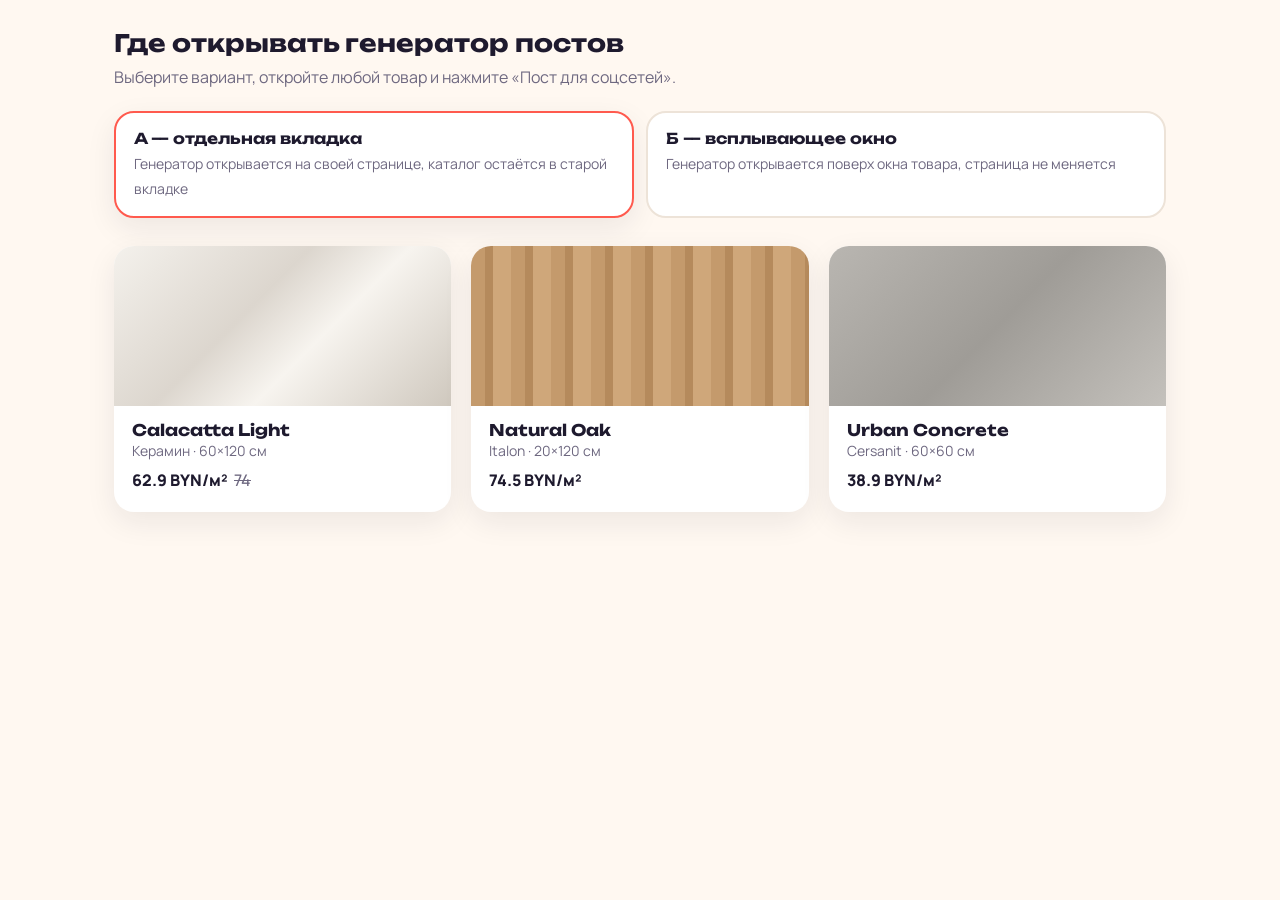
<file: prototype/post-variants.html>
<!DOCTYPE html>
<html lang="ru">
<head>
  <meta charset="UTF-8">
  <meta name="viewport" content="width=device-width, initial-scale=1">
  <title>Генератор постов: варианты — Kiva (макет)</title>
  <link rel="preconnect" href="https://fonts.googleapis.com">
  <link rel="preconnect" href="https://fonts.gstatic.com" crossorigin>
  <link href="https://fonts.googleapis.com/css2?family=Manrope:wght@400;500;600;700;800&family=Unbounded:wght@500;700&display=swap" rel="stylesheet">

  <!--
    МАКЕТ для выбора, где открывать генератор постов:
    А — отдельная вкладка (post-page.html?id=...)
    Б — всплывающее окно поверх окна товара (та же страница внутри iframe)
  -->
  <style>
    :root {
      --bg: #FFF8F1;
      --white: #FFFFFF;
      --soft-peach: #FFE9DE;
      --soft-mint: #DDF6F1;
      --ink: #1E1A2E;
      --muted: #6E6880;
      --line: #EDE3D8;
      --coral: #FF5A4E;
      --coral-dark: #E8443A;
      --teal: #0FA39C;
      --sun: #FFC93C;
      --font-title: "Unbounded", system-ui, sans-serif;
      --font-text: "Manrope", system-ui, sans-serif;
      --radius: 20px;
      --radius-small: 12px;
      --shadow: 0 10px 30px rgba(30, 26, 46, .08);
      --shadow-big: 0 24px 60px rgba(30, 26, 46, .18);
    }

    * { box-sizing: border-box; margin: 0; padding: 0; }

    body {
      background: var(--bg);
      color: var(--ink);
      font: 16px/1.6 var(--font-text);
    }

    .wrap { max-width: 1100px; margin: 0 auto; padding: 28px 24px 48px; }

    h1 { font: 700 24px/1.3 var(--font-title); margin-bottom: 6px; }
    .lead { color: var(--muted); margin-bottom: 20px; }

    /* ---------- Переключатель вариантов ---------- */
    .switch {
      display: grid;
      grid-template-columns: 1fr 1fr;
      gap: 12px;
      margin-bottom: 28px;
    }
    .switch label {
      display: block;
      background: var(--white);
      border: 2px solid var(--line);
      border-radius: var(--radius);
      padding: 14px 18px;
      cursor: pointer;
    }
    .switch input { position: absolute; opacity: 0; pointer-events: none; }
    .switch label:has(input:checked) { border-color: var(--coral); box-shadow: var(--shadow); }
    .switch b { display: block; font-family: var(--font-title); font-size: 15px; }
    .switch span { font-size: 14px; color: var(--muted); }

    /* ---------- Карточки товаров ---------- */
    .grid {
      display: grid;
      grid-template-columns: repeat(3, 1fr);
      gap: 20px;
    }
    .card {
      background: var(--white);
      border-radius: var(--radius);
      box-shadow: var(--shadow);
      overflow: hidden;
      cursor: pointer;
      border: none;
      text-align: left;
      font: inherit;
      color: inherit;
      transition: transform .2s;
    }
    .card:hover { transform: translateY(-4px); }
    .card__body { padding: 14px 18px 18px; }
    .card__name { font: 700 16px var(--font-title); }
    .card__meta { font-size: 14px; color: var(--muted); }
    .card__price { font-weight: 800; margin-top: 6px; }
    .card__price s { color: var(--muted); font-weight: 500; margin-left: 6px; }

    /* Заглушки текстур вместо фото */
    .swatch { height: 160px; }
    .tex-marble   { background: linear-gradient(135deg, #F4F1EC, #DCD6CE 40%, #F7F4EF 60%, #CFC8BE); }
    .tex-wood     { background: repeating-linear-gradient(90deg, #C49A6C 0 14px, #B58A5C 14px 22px, #CFA77A 22px 40px); }
    .tex-concrete { background: linear-gradient(135deg, #B9B6B1, #9F9C97 50%, #C4C1BC); }
    .tex-default  { background: linear-gradient(135deg, #E2C9A6, #C9A77E); }

    /* ---------- Всплывающие окна ---------- */
    .overlay {
      position: fixed;
      inset: 0;
      background: rgba(30, 26, 46, .45);
      display: none;
      align-items: center;
      justify-content: center;
      padding: 16px;
    }
    .overlay--open { display: flex; }
    #postOverlay { background: rgba(30, 26, 46, .3); }

    .modal {
      position: relative;
      background: var(--white);
      border-radius: var(--radius);
      box-shadow: var(--shadow-big);
      width: 100%;
      max-width: 820px;
      max-height: calc(100vh - 32px);
      overflow: auto;
    }
    .modal--post { max-width: 560px; padding: 22px 22px 18px; }
    .modal__close {
      position: absolute;
      top: 12px;
      right: 12px;
      width: 36px;
      height: 36px;
      border-radius: 50%;
      border: none;
      background: var(--bg);
      font-size: 16px;
      cursor: pointer;
      z-index: 1;
    }

    .product {
      display: grid;
      grid-template-columns: 1fr 1fr;
    }
    .product .swatch { height: 100%; min-height: 280px; }
    .product__info { padding: 28px; }
    .product__name { font: 700 22px/1.3 var(--font-title); margin-bottom: 4px; }
    .product__meta { color: var(--muted); font-size: 14px; margin-bottom: 12px; }
    .product__price { font-size: 22px; font-weight: 800; margin-bottom: 12px; }
    .product__price s { font-size: 16px; color: var(--muted); font-weight: 500; margin-left: 6px; }
    .product__desc { margin-bottom: 20px; }

    .actions { display: flex; flex-direction: column; gap: 10px; }

    .btn {
      display: inline-flex;
      align-items: center;
      justify-content: center;
      gap: 8px;
      font: 700 15px var(--font-text);
      padding: 12px 22px;
      border-radius: 999px;
      border: none;
      cursor: pointer;
    }
    .btn--primary { background: var(--coral); color: var(--white); }
    .btn--admin {
      background: var(--soft-mint);
      color: var(--ink);
      border: 1.5px dashed var(--teal);
    }
    .btn--admin small {
      font-size: 11px;
      font-weight: 700;
      text-transform: uppercase;
      color: var(--teal);
    }

    .modal__title { font: 700 18px var(--font-title); margin: 0 40px 14px 0; }
    .modal__back {
      background: none;
      border: none;
      font: 600 14px var(--font-text);
      color: var(--muted);
      cursor: pointer;
      margin-bottom: 6px;
    }
    .frame {
      display: block;
      width: 100%;
      height: min(70vh, 720px);
      border: none;
    }

    /* ---------- Телефон ---------- */
    @media (max-width: 860px) {
      .grid { grid-template-columns: 1fr 1fr; }
    }
    @media (max-width: 600px) {
      .wrap { padding: 20px 16px 40px; }
      h1 { font-size: 20px; }
      .switch { grid-template-columns: 1fr; }
      .grid { grid-template-columns: 1fr; }
      .product { grid-template-columns: 1fr; }
      .product .swatch { min-height: 160px; }
      .product__info { padding: 20px; }
      .overlay { padding: 0; align-items: flex-end; }
      .modal { max-height: 92vh; border-radius: var(--radius) var(--radius) 0 0; }
      .modal--post { padding: 18px 16px 12px; }
    }
  </style>
</head>
<body>

<main class="wrap">
  <h1>Где открывать генератор постов</h1>
  <p class="lead">Выберите вариант, откройте любой товар и нажмите «Пост для соцсетей».</p>

  <div class="switch">
    <label>
      <input type="radio" name="variant" value="tab" checked>
      <b>А — отдельная вкладка</b>
      <span>Генератор открывается на своей странице, каталог остаётся в старой вкладке</span>
    </label>
    <label>
      <input type="radio" name="variant" value="modal">
      <b>Б — всплывающее окно</b>
      <span>Генератор открывается поверх окна товара, страница не меняется</span>
    </label>
  </div>

  <div class="grid" id="grid"></div>
</main>

<!-- Окно товара -->
<div class="overlay" id="productOverlay">
  <div class="modal" role="dialog" aria-modal="true" aria-label="Карточка товара">
    <button class="modal__close" data-close="productOverlay" aria-label="Закрыть">✕</button>
    <div id="productBody"></div>
  </div>
</div>

<!-- Окно генератора (вариант Б) -->
<div class="overlay" id="postOverlay">
  <div class="modal modal--post" role="dialog" aria-modal="true" aria-label="Пост для соцсетей">
    <button class="modal__close" data-close="postOverlay" aria-label="Закрыть">✕</button>
    <button class="modal__back" data-close="postOverlay">← к товару</button>
    <h2 class="modal__title" id="postTitle">Пост для соцсетей</h2>
    <iframe class="frame" id="postFrame" title="Генератор постов" allow="clipboard-write"></iframe>
  </div>
</div>

<script src="../site/products.js"></script>
<script>
  const SHOWN = PRODUCTS.slice(0, 3);
  const TEXTURES = ["marble", "wood", "concrete"];

  const texClass = (p) => "tex-" + (TEXTURES.includes(p.texture) ? p.texture : "default");
  const priceHtml = (p) => `${p.price} BYN/м²` + (p.oldPrice ? `<s>${p.oldPrice}</s>` : "");

  // Карточки каталога
  document.getElementById("grid").innerHTML = SHOWN.map(p => `
    <button class="card" data-id="${p.id}">
      <div class="swatch ${texClass(p)}"></div>
      <div class="card__body">
        <div class="card__name">${p.name}</div>
        <div class="card__meta">${p.brand} · ${p.format} см</div>
        <div class="card__price">${priceHtml(p)}</div>
      </div>
    </button>
  `).join("");

  const productOverlay = document.getElementById("productOverlay");
  const postOverlay = document.getElementById("postOverlay");
  const postFrame = document.getElementById("postFrame");

  document.getElementById("grid").addEventListener("click", (e) => {
    const card = e.target.closest(".card");
    if (card) openProduct(Number(card.dataset.id));
  });

  function openProduct(id) {
    const p = PRODUCTS.find(item => item.id === id);
    document.getElementById("productBody").innerHTML = `
      <div class="product">
        <div class="swatch ${texClass(p)}"></div>
        <div class="product__info">
          <div class="product__name">${p.name}</div>
          <div class="product__meta">${p.brand}, ${p.country} · ${p.type} · ${p.format} см</div>
          <div class="product__price">${priceHtml(p)}</div>
          <p class="product__desc">${p.description}</p>
          <div class="actions">
            <button class="btn btn--primary" type="button">В корзину</button>
            <button class="btn btn--admin" type="button" id="postBtn">
              Пост для соцсетей <small>менеджер</small>
            </button>
          </div>
        </div>
      </div>
    `;
    document.getElementById("postBtn").addEventListener("click", () => openPost(p));
    productOverlay.classList.add("overlay--open");
  }

  function openPost(p) {
    const variant = document.querySelector("input[name=variant]:checked").value;
    if (variant === "tab") {
      window.open(`post-page.html?id=${p.id}`, "_blank");
    } else {
      document.getElementById("postTitle").textContent = `Пост: ${p.name}`;
      postFrame.src = `post-page.html?id=${p.id}&embed=1`;
      postOverlay.classList.add("overlay--open");
    }
  }

  // Закрытие: крестик, «к товару», клик по фону, Esc (сначала верхнее окно)
  document.addEventListener("click", (e) => {
    const target = e.target.closest("[data-close]");
    if (target) document.getElementById(target.dataset.close).classList.remove("overlay--open");
    if (e.target.classList.contains("overlay")) e.target.classList.remove("overlay--open");
  });
  document.addEventListener("keydown", (e) => {
    if (e.key !== "Escape") return;
    const top = postOverlay.classList.contains("overlay--open") ? postOverlay : productOverlay;
    top.classList.remove("overlay--open");
  });
</script>
</body>
</html>
</file>
<file: site/styles.css>
/* =========================================================
   СТИЛИ САЙТА KIVA
   ---------------------------------------------------------
   Порядок в файле:
   1. Переменные (цвета, шрифты) — меняйте здесь
   2. Базовые стили
   3. Кнопки и общие элементы
   4. Блоки страницы — сверху вниз, как в index.html
   5. Всплывающие окна и корзина
   6. Текстуры плитки (заглушки вместо фото)
   7. Анимации
   8. Адаптив для планшета и телефона
   ========================================================= */


/* ---------- 1. ПЕРЕМЕННЫЕ ---------- */
:root {
  /* Фоны */
  --bg: #FFF8F1;          /* основной фон — тёплый светлый */
  --white: #FFFFFF;
  --soft-peach: #FFE9DE;
  --soft-mint: #DDF6F1;
  --soft-sun: #FFF1C7;

  /* Текст */
  --ink: #1E1A2E;         /* основной текст — почти чёрный с фиолетовым */
  --muted: #6E6880;       /* второстепенный текст */
  --line: #EDE3D8;        /* рамки и разделители */

  /* Яркие акценты */
  --coral: #FF5A4E;       /* кнопки покупки */
  --coral-dark: #E8443A;
  --teal: #0FA39C;        /* сервисы, «в наличии» */
  --sun: #FFC93C;         /* акции, бейджи */
  --violet: #7B61FF;      /* новинки */

  /* Шрифты */
  --font-title: "Unbounded", system-ui, sans-serif;
  --font-text: "Manrope", system-ui, sans-serif;

  /* Скругления, тени, анимация */
  --radius: 20px;
  --radius-small: 12px;
  --shadow: 0 10px 30px rgba(30, 26, 46, .08);
  --shadow-big: 0 24px 60px rgba(30, 26, 46, .18);
  --ease: cubic-bezier(.22, .8, .25, 1);   /* плавное замедление в конце */
}


/* ---------- 2. БАЗОВЫЕ СТИЛИ ---------- */
* { box-sizing: border-box; margin: 0; padding: 0; }

html { scroll-behavior: smooth; scroll-padding-top: 80px; }

body {
  background: var(--bg);
  color: var(--ink);
  font: 16px/1.6 var(--font-text);
  overflow-x: hidden;
}

/* Когда открыто окно — страница под ним не прокручивается */
body.no-scroll { overflow: hidden; }

a { color: inherit; text-decoration: none; }
button, input, select { font: inherit; color: inherit; }
button { cursor: pointer; background: none; border: 0; }

h1, h2, h3 { font-family: var(--font-title); font-weight: 700; line-height: 1.15; }
h2 { font-size: clamp(26px, 3.6vw, 42px); }
h3 { font-size: 20px; }

.container { max-width: 1240px; margin: 0 auto; padding: 0 16px; }
.muted { color: var(--muted); }
.stack { display: grid; gap: 10px; }
[hidden] { display: none !important; }   /* hidden сильнее любых display у классов */


/* ---------- 3. КНОПКИ И ОБЩИЕ ЭЛЕМЕНТЫ ---------- */
.btn {
  display: inline-flex;
  align-items: center;
  justify-content: center;
  gap: 8px;
  padding: 15px 26px;
  border-radius: 999px;
  font-weight: 700;
  border: 2px solid transparent;
  transition: transform .25s var(--ease), background .25s, box-shadow .25s;
  white-space: nowrap;
}
.btn:hover { transform: translateY(-2px); }
.btn:active { transform: translateY(0); }

.btn--coral { background: var(--coral); color: #fff; box-shadow: 0 8px 20px rgba(255, 90, 78, .35); }
.btn--coral:hover { background: var(--coral-dark); }
.btn--outline { border-color: var(--ink); }
.btn--outline:hover { background: var(--ink); color: #fff; }
.btn--dark { background: var(--ink); color: #fff; }
.btn--wide { width: 100%; }
.btn--small { padding: 10px 16px; font-size: 14px; }
.btn:disabled { opacity: .4; cursor: not-allowed; transform: none; box-shadow: none; }

/* Поля ввода */
input[type="text"], input[type="tel"], input[type="number"], input[type="password"], input[type="datetime-local"], select {
  width: 100%;
  padding: 14px 16px;
  border: 2px solid var(--line);
  border-radius: var(--radius-small);
  background: var(--white);
  transition: border-color .2s;
}
input:focus, select:focus { outline: none; border-color: var(--teal); }

/* Бейджи на карточках */
.badge {
  display: inline-block;
  padding: 5px 12px;
  border-radius: 999px;
  font-size: 12px;
  font-weight: 800;
  text-transform: uppercase;
  letter-spacing: .04em;
}
.badge--sale { background: var(--coral); color: #fff; }
.badge--hit  { background: var(--sun); color: var(--ink); }
.badge--new  { background: var(--violet); color: #fff; }
.badge--sun  { background: var(--sun); color: var(--ink); }

.pill {
  padding: 8px 16px;
  border-radius: 999px;
  background: var(--white);
  font-weight: 700;
  font-size: 14px;
  transition: background .2s;
}
.pill:hover { background: var(--soft-sun); }

.stars { color: var(--sun); letter-spacing: 2px; }

/* Секции */
.section { padding: 88px 0; }
.section--white { background: var(--white); }
.section__head { margin-bottom: 36px; max-width: 640px; }
.section__head p { color: var(--muted); margin-top: 10px; font-size: 17px; }


/* ---------- 4. БЛОКИ СТРАНИЦЫ ---------- */

/* 4.1 Полоса с акцией */
.promo-bar {
  background: var(--sun);
  text-align: center;
  padding: 9px 16px;
  font-size: 14px;
  font-weight: 600;
}
.timer { font-variant-numeric: tabular-nums; margin-left: 6px; }

/* 4.2 Шапка */
.header {
  position: sticky;
  top: 0;
  z-index: 50;
  background: rgba(255, 248, 241, .85);
  backdrop-filter: blur(12px);       /* размытие фона под шапкой */
  transition: box-shadow .3s;
}
.header.is-scrolled { box-shadow: 0 4px 20px rgba(30, 26, 46, .07); }
.header__inner { display: flex; align-items: center; gap: 28px; height: 72px; }

.logo { font-family: var(--font-title); font-size: 28px; font-weight: 700; letter-spacing: -.02em; }
.logo span { color: var(--coral); }
.logo--light { color: #fff; }

.nav { display: flex; gap: 26px; margin-right: auto; font-weight: 600; }
.nav a { position: relative; padding: 4px 0; }
/* Подчёркивание при наведении — растёт слева направо */
.nav a::after {
  content: "";
  position: absolute;
  left: 0; bottom: 0;
  width: 100%; height: 2px;
  background: var(--coral);
  transform: scaleX(0);
  transform-origin: left;
  transition: transform .3s var(--ease);
}
.nav a:hover::after { transform: scaleX(1); }
.nav__hot { color: var(--coral); }

.header__phone { font-weight: 800; white-space: nowrap; }

.cart-btn {
  position: relative;
  width: 48px; height: 48px;
  border-radius: 50%;
  background: var(--ink);
  display: grid; place-items: center;
  transition: transform .25s var(--ease);
}
.cart-btn:hover { transform: scale(1.08); }
.cart-btn svg { width: 22px; height: 22px; fill: none; stroke: #fff; stroke-width: 1.8; }
.cart-btn__count {
  position: absolute; top: -4px; right: -4px;
  min-width: 22px; height: 22px; padding: 0 6px;
  border-radius: 11px;
  background: var(--coral); color: #fff;
  font-size: 12px; font-weight: 800;
  display: grid; place-items: center;
}
/* «Прыжок» счётчика при добавлении товара */
.cart-btn__count.bump { animation: bump .45s var(--ease); }

.burger { display: none; width: 44px; height: 44px; flex-direction: column; justify-content: center; gap: 6px; padding: 0 10px; }
.burger span { height: 2px; background: var(--ink); border-radius: 2px; transition: transform .3s, opacity .3s; }

/* 4.3 Первый экран */
.hero { padding: 56px 0 72px; }
.hero__inner { display: grid; grid-template-columns: 1.1fr 1fr; gap: 56px; align-items: center; }

.eyebrow { font-weight: 700; color: var(--teal); text-transform: uppercase; letter-spacing: .08em; font-size: 13px; margin-bottom: 18px; }

.hero h1 { font-size: clamp(34px, 5.2vw, 64px); letter-spacing: -.02em; margin-bottom: 22px; }

/* Выделение слов фирменным коралловым цветом */
.marker { color: var(--coral); }

.hero__lead { font-size: 18px; color: var(--muted); max-width: 540px; margin-bottom: 30px; }
.hero__buttons { display: flex; gap: 12px; flex-wrap: wrap; margin-bottom: 36px; }

.hero__facts { list-style: none; display: flex; gap: 32px; flex-wrap: wrap; }
.hero__facts b { display: block; font-family: var(--font-title); font-size: 24px; }
.hero__facts span { color: var(--muted); font-size: 14px; }

/* Раскладка плиток справа */
.hero__mosaic {
  position: relative;
  display: grid;
  grid-template-columns: repeat(3, 1fr);
  grid-template-rows: repeat(3, 1fr);
  gap: 14px;
  aspect-ratio: 1 / 1;
}
.tile {
  border-radius: 18px;
  box-shadow: var(--shadow);
  transition: transform .4s var(--ease);
}
.tile--big { grid-column: 1 / 3; grid-row: 1 / 3; }

.sticker {
  position: absolute;
  right: -10px; top: -14px;
  width: 128px; height: 128px;
  border-radius: 50%;
  background: var(--coral); color: #fff;
  display: grid; place-content: center; text-align: center;
  font-family: var(--font-title); font-size: 30px; line-height: 1;
  box-shadow: var(--shadow-big);
  animation: spin-wobble 6s ease-in-out infinite;
}
.sticker small { font-family: var(--font-text); font-size: 13px; font-weight: 700; margin-top: 4px; }

/* 4.4 Бегущая строка */
.marquee { background: var(--ink); color: #fff; overflow: hidden; padding: 16px 0; transform: rotate(-1.2deg); margin: 0 -10px; }
.marquee__track { display: flex; gap: 48px; width: max-content; animation: marquee 30s linear infinite; }
.marquee span { font-weight: 700; white-space: nowrap; font-size: 17px; }

/* 4.5 Помещения: сетка разной высоты (bento) */
.rooms {
  display: grid;
  grid-template-columns: 1.3fr 1fr 1fr;
  grid-template-rows: 220px 220px;
  gap: 16px;
}
.room {
  position: relative;
  border-radius: var(--radius);
  overflow: hidden;
  padding: 22px;
  display: flex;
  align-items: flex-end;
  justify-content: space-between;
  text-align: left;
  transition: transform .4s var(--ease), box-shadow .4s;
}
.room--tall { grid-row: 1 / 3; }
/* Тёмный градиент снизу, чтобы текст читался */
.room::before { content: ""; position: absolute; inset: 0; background: linear-gradient(transparent 45%, rgba(30, 26, 46, .55)); }
.room:hover { transform: translateY(-6px) rotate(-.5deg); box-shadow: var(--shadow-big); }
.room__name { position: relative; color: #fff; font-family: var(--font-title); font-size: 22px; }
.room__go {
  position: relative;
  width: 44px; height: 44px;
  border-radius: 50%;
  background: #fff;
  display: grid; place-items: center;
  font-weight: 800;
  transition: transform .3s var(--ease), background .3s;
}
.room:hover .room__go { transform: rotate(-45deg); background: var(--sun); }

/* 4.6 Фильтры каталога */
.filters { background: var(--bg); border-radius: var(--radius); padding: 20px; margin-bottom: 20px; }
.chips { display: flex; gap: 8px; flex-wrap: wrap; margin-bottom: 18px; }
.chip {
  padding: 9px 18px;
  border-radius: 999px;
  background: var(--white);
  border: 2px solid var(--line);
  font-weight: 700;
  font-size: 14px;
  transition: all .25s var(--ease);
}
.chip:hover { border-color: var(--ink); }
.chip.is-active { background: var(--ink); border-color: var(--ink); color: #fff; }

.filters__row { display: grid; grid-template-columns: 1fr 1.2fr 1fr auto; gap: 16px; align-items: end; }
.field span { display: block; font-size: 13px; font-weight: 700; color: var(--muted); margin-bottom: 6px; }
.field b { color: var(--ink); }
input[type="range"] { width: 100%; accent-color: var(--coral); height: 44px; }

/* Переключатель «Только в наличии» */
.switch { display: flex; align-items: center; gap: 10px; font-weight: 700; font-size: 14px; cursor: pointer; padding-bottom: 12px; }
.switch input { display: none; }
.switch__slider { width: 46px; height: 26px; border-radius: 13px; background: var(--line); position: relative; transition: background .25s; flex: none; }
.switch__slider::after { content: ""; position: absolute; top: 3px; left: 3px; width: 20px; height: 20px; border-radius: 50%; background: #fff; transition: transform .25s var(--ease); }
.switch input:checked + .switch__slider { background: var(--teal); }
.switch input:checked + .switch__slider::after { transform: translateX(20px); }

.catalog__count { color: var(--muted); font-weight: 600; margin-bottom: 16px; }

/* 4.7 Сетка и карточка товара */
.grid { display: grid; grid-template-columns: repeat(4, 1fr); gap: 20px; }

.card {
  background: var(--white);
  border: 1px solid var(--line);
  border-radius: var(--radius);
  overflow: hidden;
  display: flex;
  flex-direction: column;
  cursor: pointer;
  transition: transform .35s var(--ease), box-shadow .35s;
  animation: card-in .5s var(--ease) backwards;
}
.card:hover { transform: translateY(-6px); box-shadow: var(--shadow-big); }

.card__image { position: relative; aspect-ratio: 1 / 1; overflow: hidden; }
.card__image .tex { position: absolute; inset: 0; transition: transform .6s var(--ease); }
.card:hover .card__image .tex { transform: scale(1.08); }
.card__badge { position: absolute; top: 12px; left: 12px; }
/* Подсказка «Подробнее» появляется при наведении */
.card__hint {
  position: absolute; left: 50%; bottom: 12px;
  transform: translate(-50%, 10px);
  opacity: 0;
  background: rgba(255, 255, 255, .95);
  padding: 7px 14px; border-radius: 999px;
  font-size: 13px; font-weight: 700;
  transition: all .3s var(--ease);
  white-space: nowrap;
}
.card:hover .card__hint { opacity: 1; transform: translate(-50%, 0); }

.card__body { padding: 16px 18px 18px; display: flex; flex-direction: column; gap: 4px; flex: 1; }
.card__brand { font-size: 12px; color: var(--muted); font-weight: 700; text-transform: uppercase; letter-spacing: .06em; }
.card__name { font-family: var(--font-title); font-size: 17px; font-weight: 500; }
.card__meta { font-size: 14px; color: var(--muted); }
.stock { font-size: 13px; font-weight: 700; color: var(--teal); }
.stock--order { color: var(--muted); }
.card__bottom { margin-top: auto; padding-top: 12px; display: flex; align-items: center; justify-content: space-between; gap: 8px; }
.price b { font-size: 20px; font-weight: 800; }
.price small { font-size: 13px; color: var(--muted); font-weight: 600; }
.price s { display: block; font-size: 13px; color: var(--muted); }

/* Круглая кнопка «+ в корзину» */
.add-btn {
  width: 46px; height: 46px; flex: none;
  border-radius: 50%;
  background: var(--coral); color: #fff;
  font-size: 24px; font-weight: 600;
  display: grid; place-items: center;
  transition: transform .3s var(--ease), background .3s;
}
.add-btn:hover { transform: rotate(90deg) scale(1.08); background: var(--coral-dark); }
.add-btn.is-added { background: var(--teal); transform: none; }

.empty { grid-column: 1 / -1; text-align: center; padding: 48px 16px; color: var(--muted); }

/* 4.8 Outlet */
.outlet {
  background: var(--soft-sun);
  border-radius: 32px;
  padding: 44px;
  display: grid;
  grid-template-columns: 1fr 2fr;
  gap: 36px;
  align-items: center;
}
.outlet h2 { margin: 14px 0 12px; }
.outlet p { color: var(--muted); }
.outlet__timer { margin-top: 16px; font-weight: 700; color: var(--ink) !important; }
.outlet__list { display: grid; grid-template-columns: repeat(3, 1fr); gap: 16px; }
.outlet .card__meta b { color: var(--coral); }

/* 4.9 Шаги */
.steps { list-style: none; display: grid; grid-template-columns: repeat(4, 1fr); gap: 16px; }
.step {
  background: var(--bg);
  border-radius: var(--radius);
  padding: 28px 24px;
  transition: transform .35s var(--ease);
}
.step:hover { transform: translateY(-6px); }
.step__num {
  display: grid; place-items: center;
  width: 52px; height: 52px; border-radius: 16px;
  background: var(--white);
  font-family: var(--font-title); font-size: 22px;
  margin-bottom: 18px;
}
.step h3 { margin-bottom: 8px; }
.step p { color: var(--muted); }
/* Выделенный шаг 3D-проекта */
.step--accent { background: var(--teal); color: #fff; }
.step--accent p { color: rgba(255, 255, 255, .85); }
.step--accent .step__num { background: var(--sun); color: var(--ink); }

/* 4.10 Отзывы */
.reviews { display: grid; grid-template-columns: 240px repeat(3, 1fr); gap: 16px; }
.rating {
  background: var(--coral); color: #fff;
  border-radius: var(--radius);
  padding: 28px;
  display: flex; flex-direction: column; justify-content: center;
}
.rating b { font-family: var(--font-title); font-size: 56px; line-height: 1; }
.rating .stars { color: var(--sun); margin: 8px 0; font-size: 20px; }
.review {
  background: var(--white);
  border-radius: var(--radius);
  padding: 24px;
  display: flex; flex-direction: column; gap: 12px;
  box-shadow: var(--shadow);
}
.review footer { margin-top: auto; color: var(--muted); font-size: 14px; font-weight: 600; }

/* 4.11 Шоурум */
.showroom { display: grid; grid-template-columns: 1fr 1.2fr; gap: 40px; align-items: center; }
.showroom__info > p { color: var(--muted); margin: 14px 0 22px; font-size: 17px; }
.showroom__list { display: grid; grid-template-columns: auto 1fr; gap: 10px 22px; margin-bottom: 28px; }
.showroom__list dt { color: var(--muted); }
.showroom__list dd { font-weight: 700; }
.showroom__buttons { display: flex; gap: 12px; flex-wrap: wrap; }

.map {
  min-height: 380px;
  border-radius: 28px;
  display: grid; place-items: center;
  /* Рисуем «карту» градиентами: сетка улиц + две дороги */
  background:
    linear-gradient(115deg, transparent 47%, #fff 47%, #fff 51%, transparent 51%),
    linear-gradient(20deg, transparent 62%, #fff 62%, #fff 65%, transparent 65%),
    linear-gradient(90deg, rgba(30, 26, 46, .05) 1px, transparent 1px) 0 0 / 44px 44px,
    linear-gradient(rgba(30, 26, 46, .05) 1px, transparent 1px) 0 0 / 44px 44px,
    var(--soft-mint);
}
.map__pin {
  background: var(--coral); color: #fff;
  padding: 12px 18px; border-radius: 14px;
  font-weight: 800;
  box-shadow: var(--shadow-big);
  position: relative;
  animation: float 3s ease-in-out infinite;
}
.map__pin::after { content: ""; position: absolute; left: 50%; bottom: -9px; margin-left: -9px; border: 9px solid transparent; border-bottom: 0; border-top-color: var(--coral); }

/* 4.12 Форма заявки */
.lead {
  background: var(--coral);
  color: #fff;
  border-radius: 32px;
  padding: 52px;
  display: grid;
  grid-template-columns: 1.2fr 1fr;
  gap: 40px;
  align-items: center;
  position: relative;
  overflow: hidden;
}
/* Декоративный круг */
.lead::before { content: ""; position: absolute; width: 360px; height: 360px; border-radius: 50%; background: var(--sun); opacity: .35; right: -120px; top: -160px; }
.lead__text, .lead__form { position: relative; }
.lead__text p { margin: 16px 0 22px; font-size: 17px; opacity: .92; }
.lead__messengers { display: flex; gap: 10px; }
.lead__messengers .pill { color: var(--ink); }
.lead__form { background: var(--white); color: var(--ink); border-radius: 24px; padding: 26px; display: grid; gap: 12px; }
.lead__form small { color: var(--muted); font-size: 12px; }

/* 4.13 Подвал */
.footer { background: var(--ink); color: rgba(255, 255, 255, .75); padding: 56px 0 28px; }
.footer__inner { display: grid; grid-template-columns: 2fr 1fr 1fr; gap: 32px; }
.footer p { margin-top: 12px; }
.footer h4 { color: #fff; margin-bottom: 12px; }
.footer__inner a:not(.logo) { display: block; padding: 3px 0; transition: color .2s; }
.footer__inner a:hover { color: #fff; }
.footer__note { margin-top: 36px; font-size: 12px; opacity: .6; }

/* 4.14 Нижняя панель на телефоне (на компьютере скрыта) */
.mobile-bar { display: none; }


/* ---------- 5. ВСПЛЫВАЮЩИЕ ОКНА И КОРЗИНА ---------- */

/* Затемнение */
.overlay {
  position: fixed; inset: 0; z-index: 90;
  background: rgba(30, 26, 46, .45);
  backdrop-filter: blur(3px);
  opacity: 0; visibility: hidden;
  transition: opacity .35s, visibility .35s;
}
.overlay.is-open { opacity: 1; visibility: visible; }

/* Окно по центру экрана */
.modal {
  position: fixed; left: 50%; top: 50%; z-index: 100;
  width: min(980px, calc(100% - 32px));
  max-height: calc(100vh - 48px);
  overflow-y: auto;
  background: var(--white);
  border-radius: 28px;
  box-shadow: var(--shadow-big);
  /* Скрыто: чуть уменьшено и прозрачно */
  transform: translate(-50%, -46%) scale(.96);
  opacity: 0; visibility: hidden;
  transition: transform .4s var(--ease), opacity .3s, visibility .4s;
}
.modal.is-open { transform: translate(-50%, -50%) scale(1); opacity: 1; visibility: visible; }
.modal--small { width: min(420px, calc(100% - 32px)); }
.modal--small .modal__body { padding: 32px; }
.modal--small h3 { margin-bottom: 6px; }
.modal--small form { margin-top: 18px; }

.modal__close {
  position: absolute; top: 16px; right: 16px; z-index: 2;
  width: 42px; height: 42px; border-radius: 50%;
  background: var(--bg);
  font-size: 18px;
  transition: transform .3s var(--ease), background .2s;
}
.modal__close:hover { transform: rotate(90deg); background: var(--soft-peach); }

/* Содержимое карточки товара */
.product { display: grid; grid-template-columns: 1fr 1fr; }
.product__gallery { padding: 24px; background: var(--bg); }
.product__main { position: relative; aspect-ratio: 1 / 1; border-radius: 20px; overflow: hidden; }
.product__main > div { position: absolute; inset: 0; transition: opacity .4s; }
.product__thumbs { display: flex; gap: 10px; margin-top: 12px; }
.thumb {
  flex: 1;
  border-radius: 12px;
  overflow: hidden;
  border: 3px solid transparent;
  background: var(--white);
  font-size: 12px; font-weight: 700;
  transition: border-color .25s;
}
.thumb .tex, .thumb .interior { height: 64px; position: relative; }
.thumb span { display: block; padding: 4px 0; }
.thumb.is-active { border-color: var(--coral); }

/* «Крупный план» — та же текстура, но увеличенная */
.zoom { background-size: 300% 300% !important; }

/* Интерьер-заглушка: стена из плитки, пол, ванна и зеркало */
.interior { position: relative; overflow: hidden; }
.interior__wall { position: absolute; inset: 0 0 32% 0; }
.interior__floor { position: absolute; left: 0; right: 0; bottom: 0; height: 32%; filter: brightness(.9); }
.interior__tub { position: absolute; left: 12%; right: 30%; bottom: 20%; height: 22%; background: #fff; border-radius: 10px 10px 40px 40px; box-shadow: 0 10px 20px rgba(0, 0, 0, .15); }
.interior__mirror { position: absolute; right: 12%; top: 14%; width: 18%; height: 30%; border-radius: 999px 999px 8px 8px; background: linear-gradient(135deg, #f7fbff, #cfdbe6); border: 4px solid #d9b77a; }

.product__info { padding: 32px; display: flex; flex-direction: column; gap: 14px; }
.product__info h2 { font-size: 30px; }
.product__info .muted { font-size: 15px; }
.product__price { display: flex; align-items: baseline; gap: 12px; flex-wrap: wrap; }
.product__price b { font-size: 32px; font-weight: 800; }
.product__price s { color: var(--muted); }
.product__price .badge { align-self: center; }

.rooms-tags { display: flex; gap: 6px; flex-wrap: wrap; }
.rooms-tags span { background: var(--soft-mint); color: #087570; padding: 5px 12px; border-radius: 999px; font-size: 13px; font-weight: 700; }

.specs { display: grid; grid-template-columns: auto 1fr; gap: 6px 18px; font-size: 14px; }
.specs dt { color: var(--muted); }
.specs dd { font-weight: 700; }

/* Калькулятор в карточке */
.calc { background: var(--soft-peach); border-radius: 18px; padding: 18px; }
.calc h4 { margin-bottom: 10px; }
.calc__row { display: grid; grid-template-columns: 1fr 1fr; gap: 10px; }
.calc label span { display: block; font-size: 12px; font-weight: 700; color: var(--muted); margin-bottom: 4px; }
.calc input { padding: 11px 12px; }
.calc__result { margin-top: 12px; font-size: 15px; }
.calc__result b { font-size: 18px; }

.product__buttons { display: grid; grid-template-columns: 1.4fr 1fr; gap: 10px; }

/* «С этим берут» */
.extras h4 { margin-bottom: 8px; }
.extra { display: flex; justify-content: space-between; align-items: center; gap: 10px; padding: 10px 0; border-top: 1px solid var(--line); font-size: 14px; }
.extra button { background: var(--bg); border-radius: 999px; padding: 6px 14px; font-weight: 700; white-space: nowrap; transition: background .2s; }
.extra button:hover { background: var(--soft-sun); }

/* Кнопка менеджера в карточке товара (только в режиме ?admin) */
.btn--admin { background: var(--soft-mint); border: 2px dashed var(--teal); }
.btn--admin small { font-size: 11px; font-weight: 800; text-transform: uppercase; color: #087570; }

/* Генератор постов */
.modal--post { width: min(560px, calc(100% - 32px)); }
.modal--post .modal__body { padding: 28px 32px 32px; }
.modal--post h3 { margin-bottom: 4px; }
.post__back { font-size: 14px; font-weight: 700; color: var(--muted); margin-bottom: 8px; }
.post__back:hover { color: var(--ink); }
.post__error { margin-top: 16px; padding: 14px 16px; border-radius: 14px; background: var(--soft-peach); font-size: 15px; }

.post__form { display: grid; gap: 14px; margin-top: 18px; }
.post__field > span { display: block; font-size: 13px; font-weight: 700; color: var(--muted); margin-bottom: 4px; }
.post__field textarea {
  width: 100%;
  padding: 12px 16px;
  border: 2px solid var(--line);
  border-radius: var(--radius-small);
  resize: vertical;
  font: inherit;
  color: inherit;
}
.post__field textarea:focus { outline: none; border-color: var(--teal); }
.post__hint { display: none; color: var(--coral-dark); font-size: 13px; margin-top: 4px; }
.post__field.is-error textarea,
.post__field.is-error input { border-color: var(--coral); background: #FFF1EF; }
.post__field.is-error .post__hint { display: block; }

/* Переключатель площадок */
.segmented { display: flex; gap: 4px; padding: 4px; border: 2px solid var(--line); border-radius: 999px; }
.segmented label { flex: 1; text-align: center; padding: 8px 4px; border-radius: 999px; font-size: 14px; font-weight: 700; cursor: pointer; transition: background .2s; }
.segmented input { position: absolute; opacity: 0; pointer-events: none; }
.segmented label:has(input:checked) { background: var(--ink); color: #fff; }

.post__note { margin-top: 16px; padding: 14px 16px; border-radius: 14px; background: var(--soft-mint); font-size: 15px; }

/* Вкладки: Пост · Избранное · Очередь */
.tabs { display: flex; gap: 4px; margin-top: 16px; padding: 4px; border-radius: 999px; background: var(--bg); }
.tabs__item { flex: 1; padding: 9px 6px; border-radius: 999px; font-size: 14px; font-weight: 700; color: var(--muted); white-space: nowrap; transition: background .2s; }
.tabs__item span { display: inline-block; min-width: 20px; padding: 0 6px; margin-left: 2px; border-radius: 999px; background: var(--line); font-size: 12px; color: var(--ink); }
.tabs__item.is-active { background: var(--ink); color: #fff; }
.tabs__item.is-active span { background: var(--coral); color: #fff; }

/* Готовый пост — поле, которое можно править */
.post__title { margin: 24px 0 8px; }
.post__result {
  display: block;
  width: 100%;
  min-height: 160px;
  padding: 16px;
  border: 2px solid var(--line);
  border-radius: var(--radius-small);
  background: var(--white);
  font: inherit;
  font-size: 15px;
  color: inherit;
  resize: vertical;
}
.post__result:placeholder-shown { border-style: dashed; background: var(--bg); }   /* пока пусто */
.post__result:focus { outline: none; border-color: var(--teal); }
.post__warning { color: var(--coral-dark); font-size: 13px; font-weight: 600; margin-top: 6px; }
.post__warning:empty { display: none; }
.post__counter { font-size: 13px; color: var(--muted); margin-top: 6px; }
.post__counter:empty { display: none; }
.post__counter.is-over { color: var(--coral-dark); font-weight: 800; }
.post__actions { display: flex; align-items: center; gap: 8px; flex-wrap: wrap; margin-top: 12px; }

/* Отложенная публикация */
.schedule { display: grid; gap: 10px; margin-top: 12px; padding: 16px; border-radius: 14px; background: var(--soft-sun); }
.schedule .btn { justify-self: start; }

/* Настройки Telegram */
.tg { margin-top: 18px; border-top: 1px solid var(--line); padding-top: 14px; }
.tg summary { cursor: pointer; font-weight: 700; }
.tg[open] summary { margin-bottom: 14px; }
.tg .post__field { margin-bottom: 12px; }
.tg__secret { display: flex; gap: 8px; }
.tg__show { padding: 0 12px; font-size: 13px; font-weight: 700; color: var(--muted); text-decoration: underline; }
.tg__forget { font-size: 13px; color: var(--muted); text-decoration: underline; }
.tg__status { margin: 10px 0 6px; font-size: 14px; font-weight: 600; }
.tg__status:empty { display: none; }
.tg__status.is-ok { color: #087570; }
.tg__status.is-error { color: var(--coral-dark); }

/* Списки Избранного и очереди */
.saved { display: grid; gap: 12px; margin-top: 18px; }
.saved__item { padding: 14px 16px; border: 2px solid var(--line); border-radius: var(--radius-small); }
.saved__meta { font-size: 13px; font-weight: 700; color: var(--muted); }
.saved__text {
  margin-top: 6px; font-size: 14px; white-space: pre-line;
  display: -webkit-box; -webkit-line-clamp: 2; -webkit-box-orient: vertical; overflow: hidden;   /* только первые 2 строки */
}
.saved__status { margin-top: 8px; font-size: 13px; font-weight: 700; }
.saved__status.is-waiting, .saved__status.is-sending { color: var(--muted); }
.saved__status.is-missed { color: #9A6B00; }
.saved__status.is-error { color: var(--coral-dark); }
.saved__status.is-published { color: #087570; }
.saved__buttons { display: flex; gap: 14px; flex-wrap: wrap; margin-top: 10px; }
.saved__buttons button { font-size: 14px; font-weight: 700; text-decoration: underline; }
.saved__buttons button:hover { color: var(--coral-dark); }
.saved__empty { padding: 32px 16px; text-align: center; color: var(--muted); }

/* Плашка «Не опубликовано вовремя» — под шапкой справа */
.queue-alert {
  position: fixed; top: 88px; right: 16px; z-index: 80;
  display: flex; align-items: center; gap: 10px; flex-wrap: wrap;
  max-width: calc(100% - 32px);
  padding: 14px 16px;
  border-radius: 18px;
  background: var(--soft-sun);
  border: 2px solid var(--sun);
  box-shadow: var(--shadow-big);
  font-weight: 700;
}

/* Корзина-шторка справа */
.drawer {
  position: fixed; top: 0; right: 0; bottom: 0; z-index: 100;
  width: min(440px, 100%);
  background: var(--white);
  display: flex; flex-direction: column;
  box-shadow: var(--shadow-big);
  transform: translateX(100%);
  transition: transform .45s var(--ease);
}
.drawer.is-open { transform: translateX(0); }
.drawer__head { display: flex; justify-content: space-between; align-items: center; padding: 22px 24px; position: relative; }
.drawer__head .modal__close { position: static; }

.delivery { margin: 0 24px; padding: 14px 16px; border-radius: 14px; background: var(--soft-mint); font-size: 14px; font-weight: 600; }
.delivery__bar { height: 8px; border-radius: 4px; background: rgba(15, 163, 156, .2); margin-top: 8px; overflow: hidden; }
.delivery__bar div { height: 100%; width: 0; background: var(--teal); border-radius: 4px; transition: width .5s var(--ease); }

.drawer__items { flex: 1; overflow-y: auto; padding: 12px 24px; }
.cart-item { display: grid; grid-template-columns: 64px 1fr auto; gap: 14px; align-items: center; padding: 14px 0; border-bottom: 1px solid var(--line); animation: card-in .35s var(--ease) backwards; }
.cart-item__img { width: 64px; height: 64px; border-radius: 12px; position: relative; overflow: hidden; background: var(--bg); display: grid; place-items: center; font-size: 26px; }
.cart-item__img .tex { position: absolute; inset: 0; }
.cart-item__name { font-weight: 700; font-size: 15px; line-height: 1.3; }
.cart-item__meta { font-size: 13px; color: var(--muted); }
.qty { display: flex; align-items: center; gap: 6px; margin-top: 6px; }
.qty button { width: 28px; height: 28px; border-radius: 50%; background: var(--bg); font-weight: 800; }
.qty button:hover { background: var(--soft-peach); }
.cart-item__price { font-weight: 800; text-align: right; }
.cart-item__remove { display: block; margin-top: 6px; font-size: 12px; color: var(--muted); text-decoration: underline; }

.drawer__footer { padding: 18px 24px 24px; border-top: 1px solid var(--line); }
.drawer__total { display: flex; justify-content: space-between; align-items: baseline; margin-bottom: 14px; }
.drawer__total b { font-family: var(--font-title); font-size: 26px; }

/* Уведомление */
.toast {
  position: fixed; left: 50%; bottom: 28px; z-index: 120;
  transform: translate(-50%, 140%);
  background: var(--ink); color: #fff;
  padding: 14px 22px; border-radius: 999px;
  font-weight: 700;
  box-shadow: var(--shadow-big);
  transition: transform .45s var(--ease);
  max-width: calc(100% - 32px);
  text-align: center;
}
.toast.is-visible { transform: translate(-50%, 0); }


/* ---------- 6. ТЕКСТУРЫ ПЛИТКИ (заглушки вместо фото) ----------
   Каждая текстура нарисована градиентами CSS.
   Когда появятся фото — замените, например:
   .tex-marble { background: url("img/marble.jpg") center / cover; }
   ---------------------------------------------------------------- */
.tex-marble {
  background:
    linear-gradient(115deg, transparent 38%, rgba(140, 140, 150, .35) 39%, transparent 41%),
    linear-gradient(60deg, transparent 62%, rgba(150, 150, 160, .3) 63%, transparent 64.5%),
    linear-gradient(150deg, transparent 20%, rgba(200, 170, 120, .25) 21%, transparent 22.5%),
    linear-gradient(160deg, #FBFAF7, #E9E6E1);
}
.tex-wood {
  background:
    repeating-linear-gradient(90deg, rgba(0, 0, 0, .06) 0 1px, transparent 1px 64px),
    repeating-linear-gradient(90deg, #C9965F 0 7px, #BA864F 7px 10px, #D4A36D 10px 18px, #B07C48 18px 20px);
}
.tex-concrete {
  background:
    radial-gradient(circle at 20% 30%, rgba(0, 0, 0, .07) 0 2px, transparent 3px) 0 0 / 38px 38px,
    radial-gradient(circle at 70% 60%, rgba(255, 255, 255, .25) 0 3px, transparent 4px) 0 0 / 52px 52px,
    linear-gradient(135deg, #C4C1BC, #A29E98);
}
.tex-stone { background: linear-gradient(135deg, #E2C9A6, #C9A77E 55%, #D8BB94); }
.tex-terrazzo {
  background:
    radial-gradient(circle, #FF5A4E 0 4px, transparent 5px) 0 0 / 46px 46px,
    radial-gradient(circle, #0FA39C 0 3px, transparent 4px) 18px 22px / 38px 38px,
    radial-gradient(circle, #FFC93C 0 5px, transparent 6px) 30px 8px / 54px 54px,
    radial-gradient(circle, #8E8A99 0 2px, transparent 3px) 8px 30px / 26px 26px,
    #F6EFE6;
}
.tex-sage { background: linear-gradient(135deg, #A9C3A0, #8DAA86); }
.tex-clay {
  background:
    repeating-linear-gradient(0deg, rgba(255, 255, 255, .5) 0 2px, transparent 2px 34px),
    repeating-linear-gradient(90deg, rgba(255, 255, 255, .5) 0 2px, transparent 2px 110px),
    linear-gradient(135deg, #E98A62, #CE6A44);
}
.tex-sky {
  background:
    repeating-linear-gradient(0deg, rgba(255, 255, 255, .7) 0 2px, transparent 2px 40px),
    repeating-linear-gradient(90deg, rgba(255, 255, 255, .7) 0 2px, transparent 2px 40px),
    linear-gradient(135deg, #8FD3F4, #5DB4E3);
}
.tex-ink { background: linear-gradient(135deg, #3A3747, #22202B); }


/* ---------- 7. АНИМАЦИИ ---------- */

/* Блоки плавно появляются при прокрутке (класс .is-visible ставит script.js).
   Сдвиг делаем свойством translate, а не transform — тогда эффекты
   наведения (transform) на карточках продолжают работать. */
.reveal {
  opacity: 0;
  translate: 0 32px;
  transition: opacity .8s var(--ease), translate .8s var(--ease), transform .4s var(--ease), box-shadow .4s;
}
.reveal.is-visible { opacity: 1; translate: none; }

@keyframes marquee { to { transform: translateX(-50%); } }
@keyframes float { 50% { transform: translateY(-8px); } }
@keyframes bump { 40% { transform: scale(1.4); } }
@keyframes card-in { from { opacity: 0; transform: translateY(16px); } }
@keyframes spin-wobble { 0%, 100% { transform: rotate(-8deg); } 50% { transform: rotate(6deg) scale(1.04); } }

/* Если пользователь отключил анимации в системе — уважаем это */
@media (prefers-reduced-motion: reduce) {
  *, *::before, *::after { animation: none !important; transition: none !important; }
  .reveal { opacity: 1; translate: none; }
}


/* ---------- 8. АДАПТИВ ---------- */

/* Планшет и небольшой ноутбук */
@media (max-width: 1100px) {
  .header__phone { display: none; }
  .grid { grid-template-columns: repeat(3, 1fr); }
  .filters__row { grid-template-columns: 1fr 1fr; }
  .reviews { grid-template-columns: 1fr 1fr; }
  .outlet { grid-template-columns: 1fr; }
  .steps { grid-template-columns: 1fr 1fr; }
}

/* Телефон */
@media (max-width: 760px) {
  .section { padding: 60px 0; }

  /* Меню выезжает сверху */
  .burger { display: flex; }
  .header__inner { gap: 12px; justify-content: space-between; }
  .nav {
    position: absolute; left: 0; right: 0; top: 72px;
    flex-direction: column; gap: 0;
    background: var(--white);
    padding: 8px 16px 20px;
    box-shadow: var(--shadow);
    transform: translateY(-12px); opacity: 0; visibility: hidden;
    transition: all .3s var(--ease);
  }
  .nav a { padding: 14px 0; border-bottom: 1px solid var(--line); font-size: 18px; }
  .nav.is-open { transform: none; opacity: 1; visibility: visible; }
  .logo { margin-right: auto; }
  /* Бургер превращается в крестик */
  .burger.is-open span:nth-child(1) { transform: translateY(8px) rotate(45deg); }
  .burger.is-open span:nth-child(2) { opacity: 0; }
  .burger.is-open span:nth-child(3) { transform: translateY(-8px) rotate(-45deg); }

  .hero { padding: 28px 0 48px; }
  .hero__inner { grid-template-columns: 1fr; gap: 36px; }
  .hero__mosaic { order: -1; max-width: 360px; width: 86%; margin: 0 auto; }   /* картинка выше текста */
  .sticker { width: 96px; height: 96px; font-size: 22px; right: -18px; }
  .hero__buttons .btn { flex: 1; }
  .hero__facts { gap: 20px; }
  .hero__facts b { font-size: 20px; }

  .rooms { grid-template-columns: 1fr 1fr; grid-template-rows: 240px 150px 150px; }
  .room--tall { grid-row: auto; grid-column: 1 / 3; }
  .room__name { font-size: 18px; }

  .filters { padding: 14px; }
  /* Чипы помещений прокручиваются вбок */
  .chips { flex-wrap: nowrap; overflow-x: auto; margin: 0 -14px 16px; padding: 0 14px 4px; }
  .chip { flex: none; }
  .filters__row { grid-template-columns: 1fr; }

  .grid { grid-template-columns: 1fr 1fr; gap: 12px; }
  .card__body { padding: 12px; }
  .card__name { font-size: 15px; }
  .price b { font-size: 17px; }
  .add-btn { width: 40px; height: 40px; }
  .card__hint { display: none; }

  .outlet { padding: 24px; border-radius: 24px; }
  /* Outlet — горизонтальная карусель */
  .outlet__list { display: flex; overflow-x: auto; scroll-snap-type: x mandatory; margin: 0 -24px; padding: 0 24px 6px; }
  .outlet__list .card { flex: 0 0 72%; scroll-snap-align: start; }

  .steps { grid-template-columns: 1fr; }
  .reviews { grid-template-columns: 1fr; }
  .showroom { grid-template-columns: 1fr; }
  .map { min-height: 260px; }
  .lead { grid-template-columns: 1fr; padding: 28px 20px; border-radius: 24px; }
  .footer__inner { grid-template-columns: 1fr; }
  .footer { padding-bottom: 96px; }

  /* Нижняя панель */
  .mobile-bar {
    display: grid; grid-template-columns: 1fr 1fr 1.2fr; gap: 8px;
    position: fixed; left: 0; right: 0; bottom: 0; z-index: 60;
    padding: 10px 12px calc(10px + env(safe-area-inset-bottom));
    background: rgba(255, 255, 255, .95);
    backdrop-filter: blur(10px);
    box-shadow: 0 -4px 20px rgba(30, 26, 46, .08);
  }
  .mobile-bar a, .mobile-bar button { text-align: center; padding: 12px 6px; border-radius: 14px; font-weight: 700; font-size: 14px; background: var(--bg); }
  .mobile-bar__call { background: var(--teal) !important; color: #fff; }
  .mobile-bar button { background: var(--coral); color: #fff; }

  /* Карточка товара выезжает снизу как «шторка» */
  .modal {
    left: 0; right: 0; top: auto; bottom: 0;
    width: 100%; max-height: 92vh;
    border-radius: 28px 28px 0 0;
    transform: translateY(100%);
    opacity: 1;
  }
  .modal.is-open { transform: translateY(0); }
  .modal--small { width: 100%; }
  .modal--post { width: 100%; }
  .modal--post .modal__body { padding: 20px 16px 28px; }
  .post__actions .btn { flex: 1 1 calc(50% - 4px); }   /* кнопки — по две в строке */
  .tabs__item { font-size: 13px; }
  .queue-alert { left: 16px; right: 16px; top: 84px; }
  .header__posts { padding: 8px 12px; font-size: 13px; }
  .product { grid-template-columns: 1fr; }
  .product__gallery { padding: 16px; }
  .product__info { padding: 20px 16px 28px; }
  .product__info h2 { font-size: 24px; }
  .product__buttons { grid-template-columns: 1fr; }

  .toast { bottom: 90px; }
}
</file>
